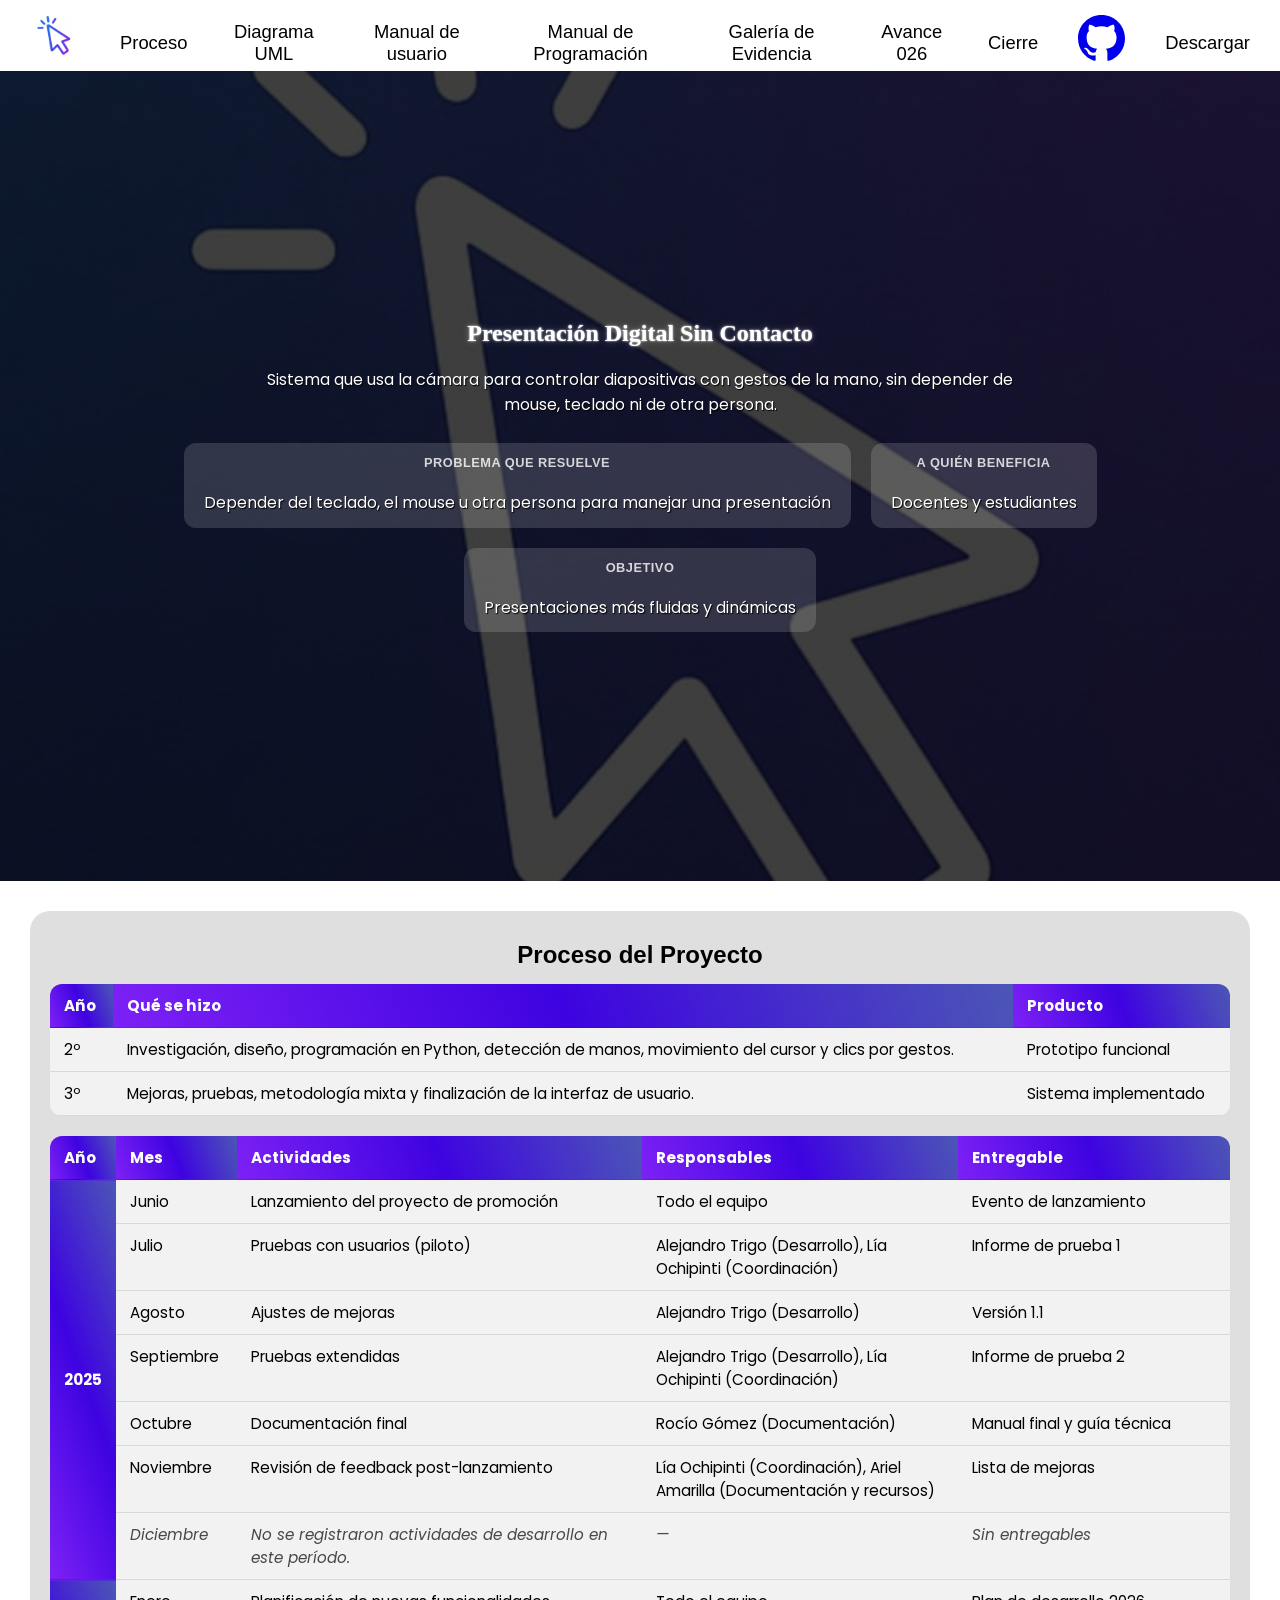
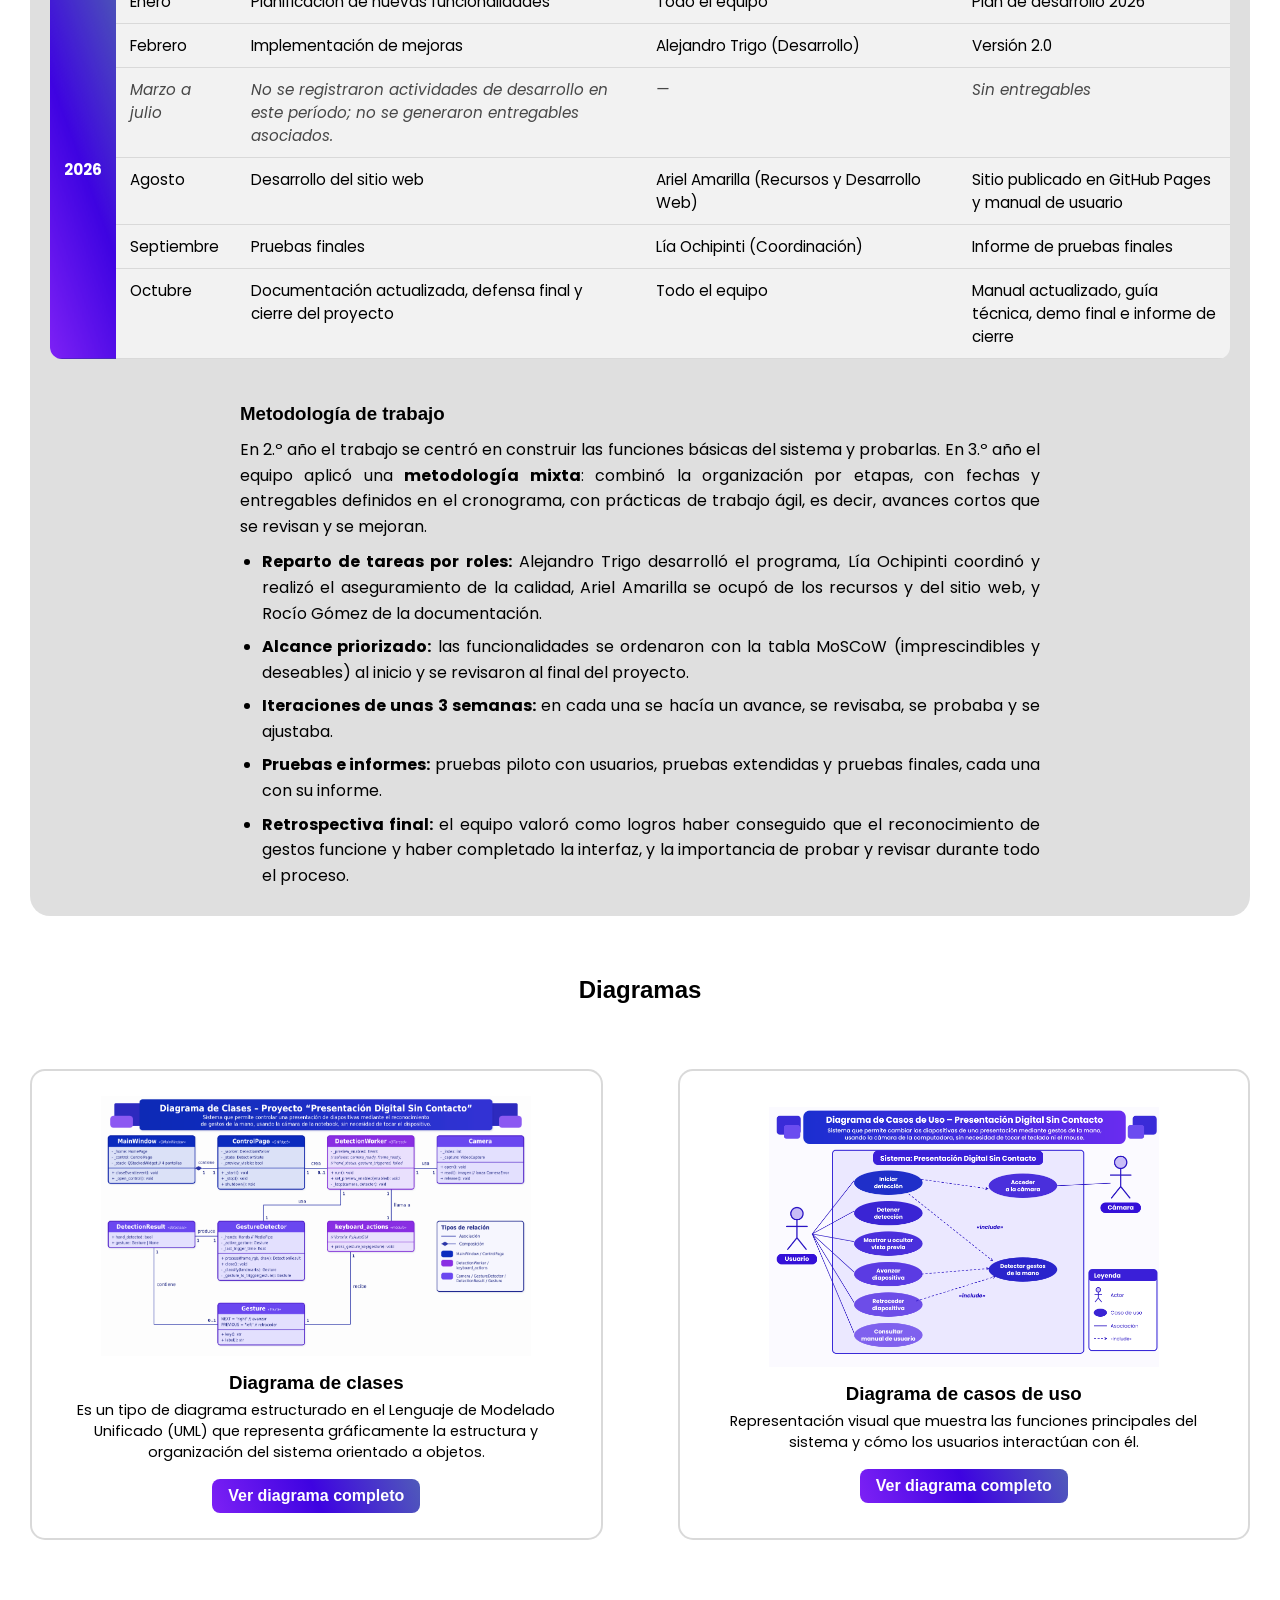
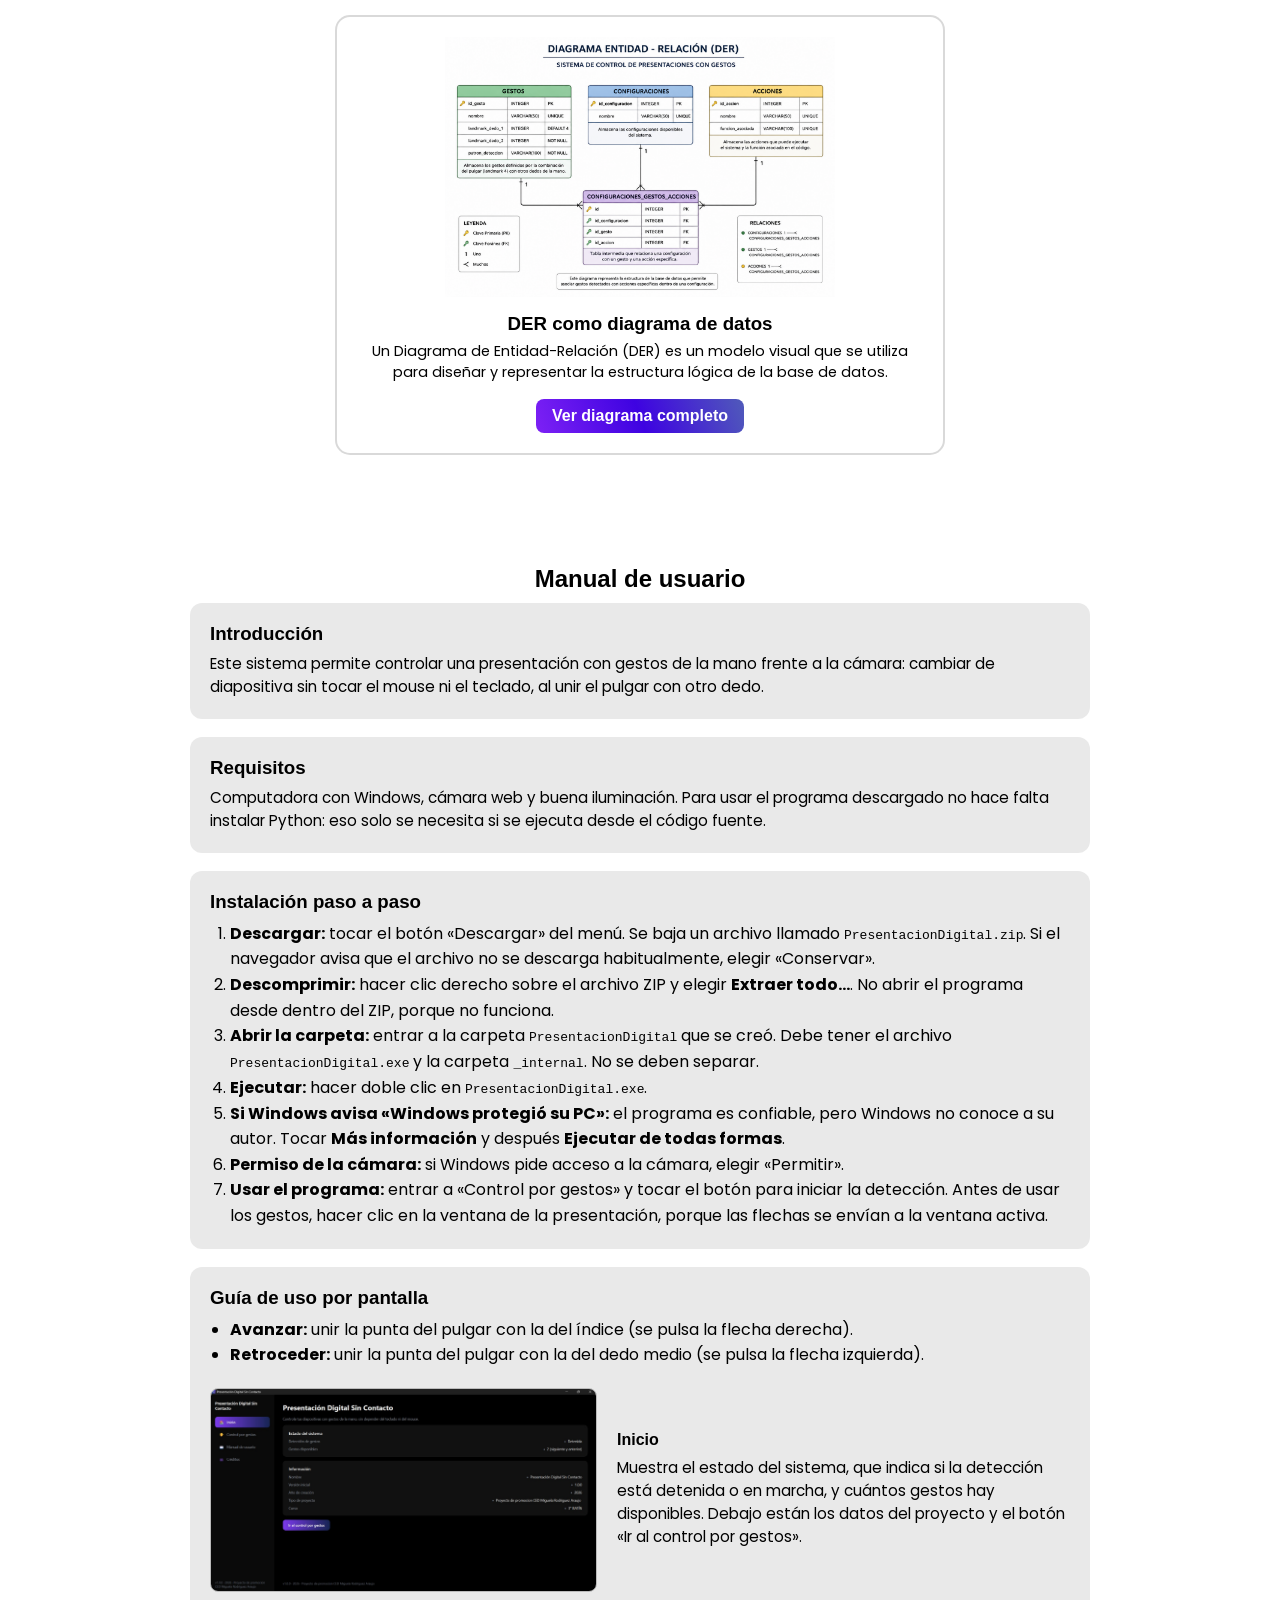
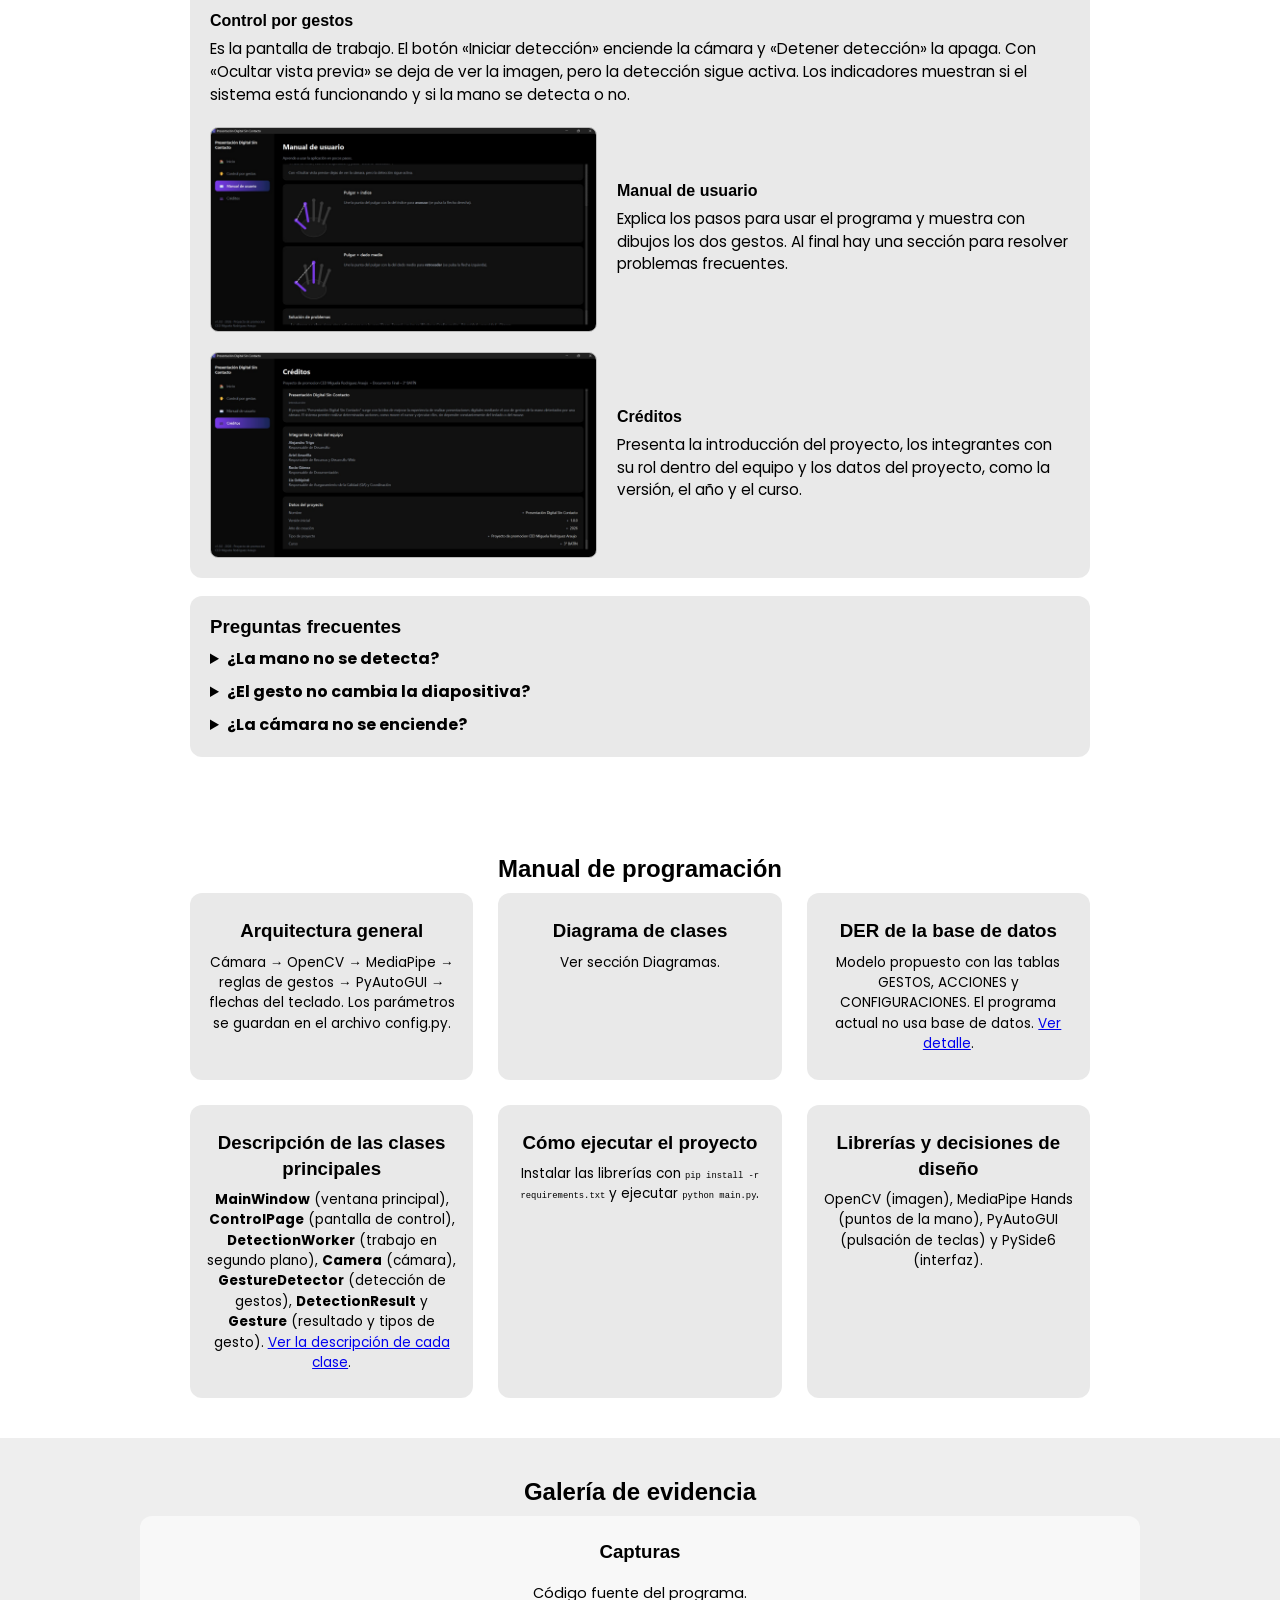
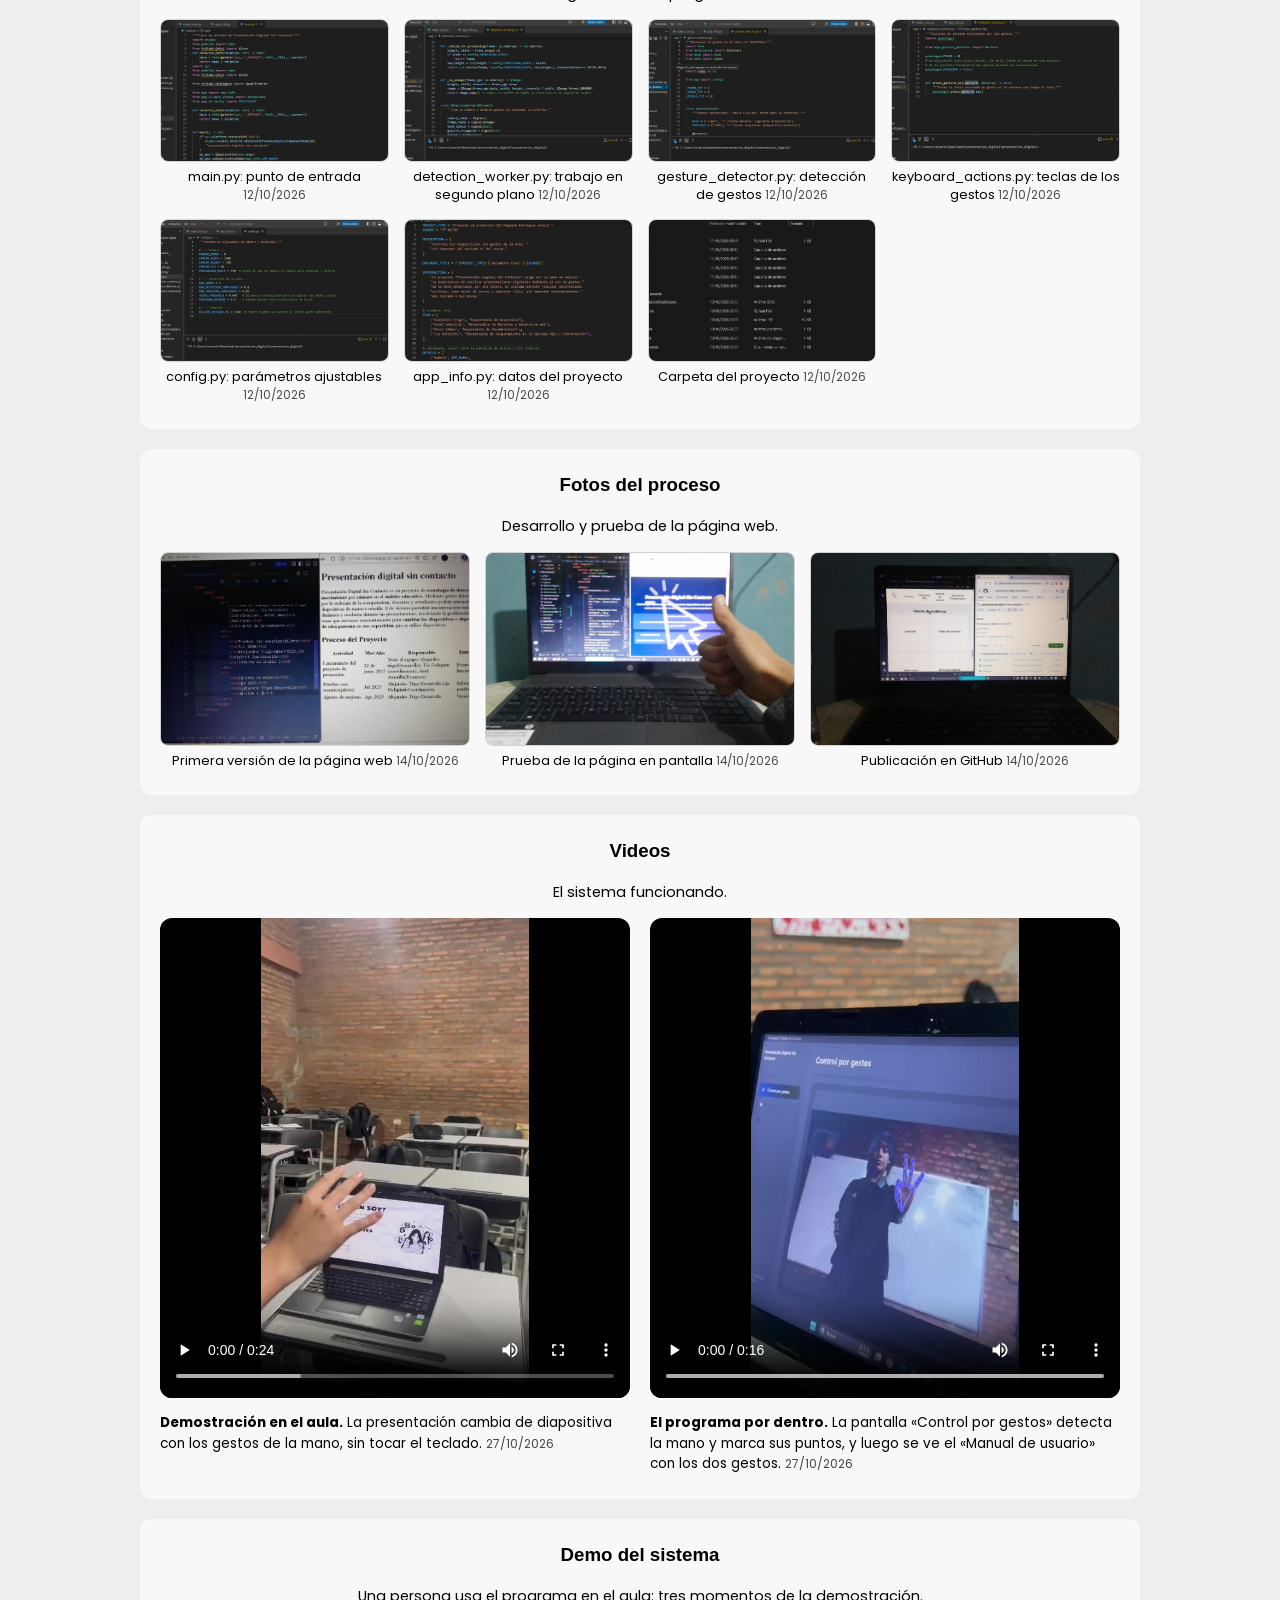
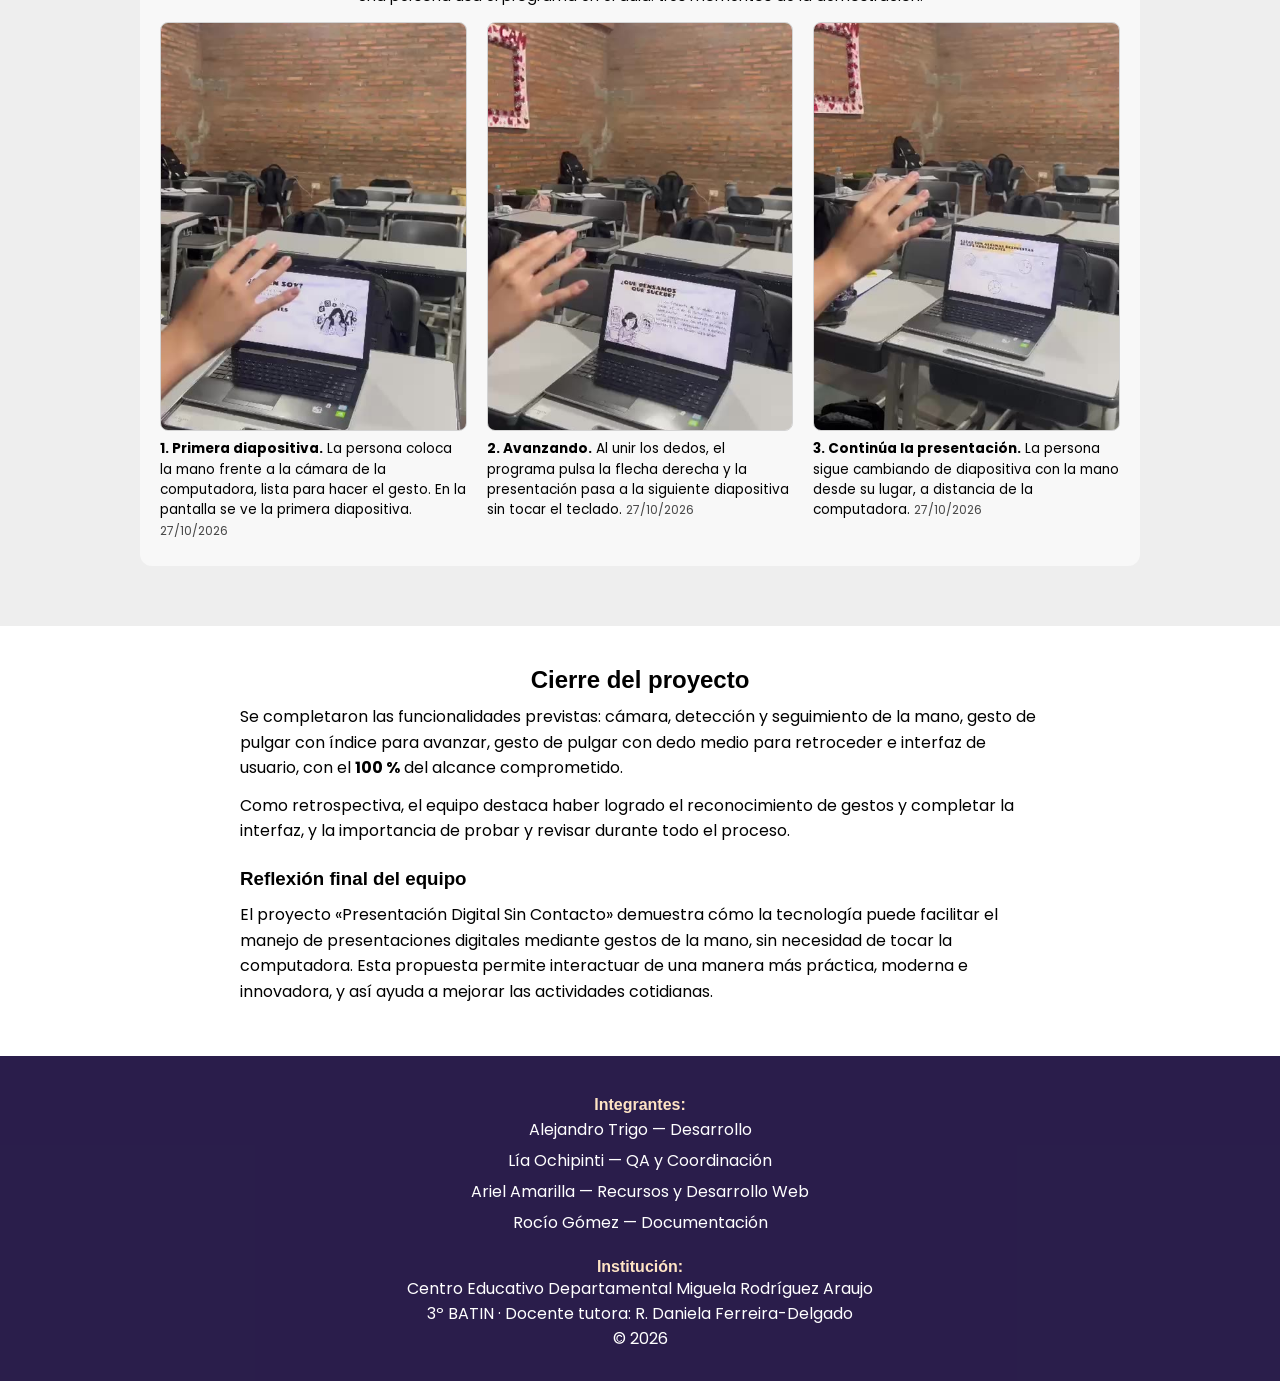
<file: index.html>
<!DOCTYPE html>
<html lang="es">
<head>
    <meta charset="UTF-8">
    <meta name="viewport" content="width=device-width, initial-scale=1.0">
    <title>Presentación Digital Sin Contacto</title>
    <link rel="stylesheet" href="Style.css">
    <link rel="preconnect" href="https://fonts.googleapis.com">
    <link rel="preconnect" href="https://fonts.gstatic.com" crossorigin>
    <link href="https://fonts.googleapis.com/css2?family=Poppins:wght@400;700&display=swap" rel="stylesheet">
</head>
<body>
    <header>
        <div class="menu">
            <details class="menu-desplegable" open>
            <summary>☰ Menú</summary>
            <nav class="navegadores">
                <a href="#descripcion"><img src="imagenes/logo-menu.jpeg" class="logo-menu" alt="Logo del proyecto"></a>
                <a href="#proceso-del-proyecto" class="enlaces-de-navegacion">Proceso</a>
                <a href="#Diagrama-UML" class="enlaces-de-navegacion">Diagrama UML</a>
                <a href="#Manual-Usuario" class="enlaces-de-navegacion">Manual de usuario</a>
                <a href="#Manual-programacion" class="enlaces-de-navegacion">Manual de Programación</a>
                <a href="#Evidencias" class="enlaces-de-navegacion">Galería de Evidencia</a>
                <a href="https://github.com/cedmr-pytos-promo/026-presentacion-sin-contacto" class="enlaces-de-navegacion">Avance 026</a>
                <a href="#Cierre" class="enlaces-de-navegacion">Cierre</a>
                <a href="https://github.com/cedmr-pytos-promo/026-presentacion-sin-contacto" aria-label="Repositorio en GitHub">
                <svg class="iconos" xmlns="http://www.w3.org/2000/svg" fill="currentColor" viewBox="0 0 16 16">
                    <path d="M8 0C3.58 0 0 3.58 0 8c0 3.54 2.29 6.53 5.47 7.59.4.07.55-.17.55-.38 0-.19-.01-.82-.01-1.49-2.01.37-2.53-.49-2.69-.94-.09-.23-.48-.94-.82-1.13-.28-.15-.68-.52-.01-.53.63-.01 1.08.58 1.23.82.72 1.21 1.87.87 2.33.66.07-.52.28-.87.51-1.07-1.78-.2-3.64-.89-3.64-3.95 0-.87.31-1.59.82-2.15-.08-.2-.36-1.02.08-2.12 0 0 .67-.21 2.2.82.64-.18 1.32-.27 2-.27s1.36.09 2 .27c1.53-1.04 2.2-.82 2.2-.82.44 1.1.16 1.92.08 2.12.51.56.82 1.27.82 2.15 0 3.07-1.87 3.75-3.65 3.95.29.25.54.73.54 1.48 0 1.07-.01 1.93-.01 2.2 0 .21.15.46.55.38A8.01 8.01 0 0 0 16 8c0-4.42-3.58-8-8-8"/>
                </svg>
                </a>
                <a href="https://github.com/alejandrosamuelb18-star/presentacion-sin-contacto-descargas/releases/download/v1.0.0/PresentacionDigital.zip" id="boton-descargar" class="enlaces-de-navegacion">Descargar</a>
            </nav>
            </details>
        </div>
    </header>

    <section id="descripcion">
        <h1>Presentación Digital Sin Contacto</h1>
        <p>Sistema que usa la cámara para controlar diapositivas con gestos de la mano, sin depender de mouse, teclado ni de otra persona.</p>
        <div class="descripcion-datos">
            <div class="dato-descripcion">
                <h4>Problema que resuelve</h4>
                <p>Depender del teclado, el mouse u otra persona para manejar una presentación</p>
            </div>
            <div class="dato-descripcion">
                <h4>A quién beneficia</h4>
                <p>Docentes y estudiantes</p>
            </div>
            <div class="dato-descripcion">
                <h4>Objetivo</h4>
                <p>Presentaciones más fluidas y dinámicas</p>
            </div>
        </div>
    </section>

    <section id="proceso-del-proyecto">
        <h2>Proceso del Proyecto</h2>
        <div class="tabla-scroll">
            <table class="tabla-anios">
                <thead><tr><th>Año</th><th>Qué se hizo</th><th>Producto</th></tr></thead>
                <tbody>
                    <tr><td>2º</td><td>Investigación, diseño, programación en Python, detección de manos, movimiento del cursor y clics por gestos.</td><td>Prototipo funcional</td></tr>
                    <tr><td>3º</td><td>Mejoras, pruebas, metodología mixta y finalización de la interfaz de usuario.</td><td>Sistema implementado</td></tr>
                </tbody>
            </table>
        </div>
        <div class="tabla-scroll">
            <table class="tabla-anios tabla-cronograma">
                <thead><tr><th>Año</th><th>Mes</th><th>Actividades</th><th>Responsables</th><th>Entregable</th></tr></thead>
                <tbody>
                    <tr><td rowspan="7" class="celda-anio">2025</td><td>Junio</td><td>Lanzamiento del proyecto de promoción</td><td>Todo el equipo</td><td>Evento de lanzamiento</td></tr>
                    <tr><td>Julio</td><td>Pruebas con usuarios (piloto)</td><td>Alejandro Trigo (Desarrollo), Lía Ochipinti (Coordinación)</td><td>Informe de prueba 1</td></tr>
                    <tr><td>Agosto</td><td>Ajustes de mejoras</td><td>Alejandro Trigo (Desarrollo)</td><td>Versión 1.1</td></tr>
                    <tr><td>Septiembre</td><td>Pruebas extendidas</td><td>Alejandro Trigo (Desarrollo), Lía Ochipinti (Coordinación)</td><td>Informe de prueba 2</td></tr>
                    <tr><td>Octubre</td><td>Documentación final</td><td>Rocío Gómez (Documentación)</td><td>Manual final y guía técnica</td></tr>
                    <tr><td>Noviembre</td><td>Revisión de feedback post-lanzamiento</td><td>Lía Ochipinti (Coordinación), Ariel Amarilla (Documentación y recursos)</td><td>Lista de mejoras</td></tr>
                    <tr class="sin-actividad"><td>Diciembre</td><td>No se registraron actividades de desarrollo en este período.</td><td>—</td><td>Sin entregables</td></tr>
                    <tr><td rowspan="6" class="celda-anio">2026</td><td>Enero</td><td>Planificación de nuevas funcionalidades</td><td>Todo el equipo</td><td>Plan de desarrollo 2026</td></tr>
                    <tr><td>Febrero</td><td>Implementación de mejoras</td><td>Alejandro Trigo (Desarrollo)</td><td>Versión 2.0</td></tr>
                    <tr class="sin-actividad"><td>Marzo a julio</td><td>No se registraron actividades de desarrollo en este período; no se generaron entregables asociados.</td><td>—</td><td>Sin entregables</td></tr>
                    <tr><td>Agosto</td><td>Desarrollo del sitio web</td><td>Ariel Amarilla (Recursos y Desarrollo Web)</td><td>Sitio publicado en GitHub Pages y manual de usuario</td></tr>
                    <tr><td>Septiembre</td><td>Pruebas finales</td><td>Lía Ochipinti (Coordinación)</td><td>Informe de pruebas finales</td></tr>
                    <tr><td>Octubre</td><td>Documentación actualizada, defensa final y cierre del proyecto</td><td>Todo el equipo</td><td>Manual actualizado, guía técnica, demo final e informe de cierre</td></tr>
                </tbody>
            </table>
        </div>
        <p class="aviso-movil">Desliza hacia los lados para ver el cronograma completo.</p>

        <div class="metodologia">
            <h3>Metodología de trabajo</h3>
            <p>En 2.º año el trabajo se centró en construir las funciones básicas del sistema y probarlas. En 3.º año el equipo aplicó una <strong>metodología mixta</strong>: combinó la organización por etapas, con fechas y entregables definidos en el cronograma, con prácticas de trabajo ágil, es decir, avances cortos que se revisan y se mejoran.</p>
            <ul>
                <li><strong>Reparto de tareas por roles:</strong> Alejandro Trigo desarrolló el programa, Lía Ochipinti coordinó y realizó el aseguramiento de la calidad, Ariel Amarilla se ocupó de los recursos y del sitio web, y Rocío Gómez de la documentación.</li>
                <li><strong>Alcance priorizado:</strong> las funcionalidades se ordenaron con la tabla MoSCoW (imprescindibles y deseables) al inicio y se revisaron al final del proyecto.</li>
                <li><strong>Iteraciones de unas 3 semanas:</strong> en cada una se hacía un avance, se revisaba, se probaba y se ajustaba.</li>
                <li><strong>Pruebas e informes:</strong> pruebas piloto con usuarios, pruebas extendidas y pruebas finales, cada una con su informe.</li>
                <li><strong>Retrospectiva final:</strong> el equipo valoró como logros haber conseguido que el reconocimiento de gestos funcione y haber completado la interfaz, y la importancia de probar y revisar durante todo el proceso.</li>
            </ul>
        </div>
    </section>

    <section id="Diagrama-UML">
        <h2 id="titulo-UML">Diagramas</h2>
        <div class="grid">
            <article class="Diagramas Diagrama-clases">
                <a href="clases.html"><img class="imgD" src="imagenes/diagrama-clases.png" alt="Diagrama de clases del sistema"></a>
                <h3>Diagrama de clases</h3>
                <p>Es un tipo de diagrama estructurado en el Lenguaje de Modelado Unificado (UML) que representa gráficamente la estructura y organización del sistema orientado a objetos.</p>
                <a href="clases.html" class="ver-completo">Ver diagrama completo</a>
            </article>
            <article class="Diagramas Diagrama-de-casos-de-usos">
                <a href="casos-de-uso.html"><img class="imgD" src="imagenes/diagrama-casos-uso.png" alt="Diagrama de casos de uso del sistema"></a>
                <h3>Diagrama de casos de uso</h3>
                <p>Representación visual que muestra las funciones principales del sistema y cómo los usuarios interactúan con él.</p>
                <a href="casos-de-uso.html" class="ver-completo">Ver diagrama completo</a>
            </article>
            <article class="Diagramas DERcomo-driagrama-de-datosUML">
                <a href="der.html"><img class="imgD" src="imagenes/diagrama-der.png" alt="Diagrama entidad-relación de la base de datos"></a>
                <h3>DER como diagrama de datos</h3>
                <p>Un Diagrama de Entidad-Relación (DER) es un modelo visual que se utiliza para diseñar y representar la estructura lógica de la base de datos.</p>
                <a href="der.html" class="ver-completo">Ver diagrama completo</a>
            </article>
        </div>
    </section>

    <section id="Manual-Usuario">
        <h2>Manual de usuario</h2>
        <div>
            <div class="Ayudas">
                <h3>Introducción</h3>
                <p>Este sistema permite controlar una presentación con gestos de la mano frente a la cámara: cambiar de diapositiva sin tocar el mouse ni el teclado, al unir el pulgar con otro dedo.</p>
            </div>
            <div class="Ayudas">
                <h3>Requisitos</h3>
                <p>Computadora con Windows, cámara web y buena iluminación. Para usar el programa descargado no hace falta instalar Python: eso solo se necesita si se ejecuta desde el código fuente.</p>
            </div>
            <div class="Ayudas" id="Instalacion">
                <h3>Instalación paso a paso</h3>
                <ol>
                    <li><strong>Descargar:</strong> tocar el botón «Descargar» del menú. Se baja un archivo llamado <code>PresentacionDigital.zip</code>. Si el navegador avisa que el archivo no se descarga habitualmente, elegir «Conservar».</li>
                    <li><strong>Descomprimir:</strong> hacer clic derecho sobre el archivo ZIP y elegir <strong>Extraer todo...</strong>. No abrir el programa desde dentro del ZIP, porque no funciona.</li>
                    <li><strong>Abrir la carpeta:</strong> entrar a la carpeta <code>PresentacionDigital</code> que se creó. Debe tener el archivo <code>PresentacionDigital.exe</code> y la carpeta <code>_internal</code>. No se deben separar.</li>
                    <li><strong>Ejecutar:</strong> hacer doble clic en <code>PresentacionDigital.exe</code>.</li>
                    <li><strong>Si Windows avisa «Windows protegió su PC»:</strong> el programa es confiable, pero Windows no conoce a su autor. Tocar <strong>Más información</strong> y después <strong>Ejecutar de todas formas</strong>.</li>
                    <li><strong>Permiso de la cámara:</strong> si Windows pide acceso a la cámara, elegir «Permitir».</li>
                    <li><strong>Usar el programa:</strong> entrar a «Control por gestos» y tocar el botón para iniciar la detección. Antes de usar los gestos, hacer clic en la ventana de la presentación, porque las flechas se envían a la ventana activa.</li>
                </ol>
            </div>
            <div class="Ayudas">
                <h3>Guía de uso por pantalla</h3>
                <ul>
                    <li><strong>Avanzar:</strong> unir la punta del pulgar con la del índice (se pulsa la flecha derecha).</li>
                    <li><strong>Retroceder:</strong> unir la punta del pulgar con la del dedo medio (se pulsa la flecha izquierda).</li>
                </ul>
                <div class="pantalla">
                    <img src="imagenes/guia/pantalla-inicio.jpg" alt="Pantalla de inicio del programa, con el estado del sistema y la información del proyecto" loading="lazy">
                    <div>
                        <h4>Inicio</h4>
                        <p>Muestra el estado del sistema, que indica si la detección está detenida o en marcha, y cuántos gestos hay disponibles. Debajo están los datos del proyecto y el botón «Ir al control por gestos».</p>
                    </div>
                </div>
                <div class="pantalla">
                    <div>
                        <h4>Control por gestos</h4>
                        <p>Es la pantalla de trabajo. El botón «Iniciar detección» enciende la cámara y «Detener detección» la apaga. Con «Ocultar vista previa» se deja de ver la imagen, pero la detección sigue activa. Los indicadores muestran si el sistema está funcionando y si la mano se detecta o no.</p>
                    </div>
                </div>
                <div class="pantalla">
                    <img src="imagenes/guia/pantalla-manual.jpg" alt="Pantalla del manual de usuario del programa, con los dos gestos explicados con dibujos" loading="lazy">
                    <div>
                        <h4>Manual de usuario</h4>
                        <p>Explica los pasos para usar el programa y muestra con dibujos los dos gestos. Al final hay una sección para resolver problemas frecuentes.</p>
                    </div>
                </div>
                <div class="pantalla">
                    <img src="imagenes/guia/pantalla-creditos.jpg" alt="Pantalla de créditos del programa, con la introducción, los integrantes del equipo y los datos del proyecto" loading="lazy">
                    <div>
                        <h4>Créditos</h4>
                        <p>Presenta la introducción del proyecto, los integrantes con su rol dentro del equipo y los datos del proyecto, como la versión, el año y el curso.</p>
                    </div>
                </div>
            </div>
            <div class="Ayudas">
                <h3>Preguntas frecuentes</h3>
                <details><summary>¿La mano no se detecta?</summary><p>Mejorar la iluminación y mantener la mano completa dentro del cuadro de la cámara.</p></details>
                <details><summary>¿El gesto no cambia la diapositiva?</summary><p>Unir bien las puntas de los dedos y esperar medio segundo entre un gesto y el siguiente.</p></details>
                <details><summary>¿La cámara no se enciende?</summary><p>Cerrar otras aplicaciones que la estén usando, como Zoom o Teams, y revisar en Windows el permiso de la cámara en Configuración, Privacidad y seguridad, Cámara.</p></details>
            </div>
        </div>
    </section>

    <section id="Manual-programacion">
        <h2>Manual de programación</h2>
        <div>
            <div class="guias"><h3>Arquitectura general</h3><p>Cámara → OpenCV → MediaPipe → reglas de gestos → PyAutoGUI → flechas del teclado. Los parámetros se guardan en el archivo config.py.</p></div>
            <div class="guias"><h3>Diagrama de clases</h3><p>Ver sección Diagramas.</p></div>
            <div class="guias"><h3>DER de la base de datos</h3><p>Modelo propuesto con las tablas GESTOS, ACCIONES y CONFIGURACIONES. El programa actual no usa base de datos. <a href="der.html">Ver detalle</a>.</p></div>
            <div class="guias"><h3>Descripción de las clases principales</h3><p><strong>MainWindow</strong> (ventana principal), <strong>ControlPage</strong> (pantalla de control), <strong>DetectionWorker</strong> (trabajo en segundo plano), <strong>Camera</strong> (cámara), <strong>GestureDetector</strong> (detección de gestos), <strong>DetectionResult</strong> y <strong>Gesture</strong> (resultado y tipos de gesto). <a href="clases.html#clases">Ver la descripción de cada clase</a>.</p></div>
            <div class="guias"><h3>Cómo ejecutar el proyecto</h3><p>Instalar las librerías con <code>pip install -r requirements.txt</code> y ejecutar <code>python main.py</code>.</p></div>
            <div class="guias"><h3>Librerías y decisiones de diseño</h3><p>OpenCV (imagen), MediaPipe Hands (puntos de la mano), PyAutoGUI (pulsación de teclas) y PySide6 (interfaz).</p></div>
        </div>
    </section>

    <section id="Evidencias">
        <h2>Galería de evidencia</h2>
        <div class="galeria">
            <div>
                <h3>Capturas</h3>
                <p>Código fuente del programa.</p>
                <div class="miniaturas">
                    <figure id="foto-1">
                        <a href="#imagen-1"><img src="imagenes/galeria/codigo-main.jpg" alt="Código del archivo main.py, el punto de entrada del programa" loading="lazy"></a>
                        <figcaption>main.py: punto de entrada <span class="fecha">12/10/2026</span></figcaption>
                    </figure>
                    <figure id="foto-2">
                        <a href="#imagen-2"><img src="imagenes/galeria/codigo-detection-worker.jpg" alt="Código del archivo detection_worker.py, que lee la cámara en segundo plano" loading="lazy"></a>
                        <figcaption>detection_worker.py: trabajo en segundo plano <span class="fecha">12/10/2026</span></figcaption>
                    </figure>
                    <figure id="foto-3">
                        <a href="#imagen-3"><img src="imagenes/galeria/codigo-gesture-detector.jpg" alt="Código del archivo gesture_detector.py, que detecta los gestos con MediaPipe" loading="lazy"></a>
                        <figcaption>gesture_detector.py: detección de gestos <span class="fecha">12/10/2026</span></figcaption>
                    </figure>
                    <figure id="foto-4">
                        <a href="#imagen-4"><img src="imagenes/galeria/codigo-keyboard-actions.jpg" alt="Código del archivo keyboard_actions.py, que pulsa las teclas de los gestos" loading="lazy"></a>
                        <figcaption>keyboard_actions.py: teclas de los gestos <span class="fecha">12/10/2026</span></figcaption>
                    </figure>
                    <figure id="foto-5">
                        <a href="#imagen-5"><img src="imagenes/galeria/codigo-config.jpg" alt="Código del archivo config.py, con los parámetros de la cámara y la detección" loading="lazy"></a>
                        <figcaption>config.py: parámetros ajustables <span class="fecha">12/10/2026</span></figcaption>
                    </figure>
                    <figure id="foto-6">
                        <a href="#imagen-6"><img src="imagenes/galeria/codigo-app-info.jpg" alt="Código del archivo app_info.py, con el nombre, el equipo y los datos del proyecto" loading="lazy"></a>
                        <figcaption>app_info.py: datos del proyecto <span class="fecha">12/10/2026</span></figcaption>
                    </figure>
                    <figure id="foto-7">
                        <a href="#imagen-7"><img src="imagenes/galeria/carpeta-proyecto.jpg" alt="Carpeta del proyecto en el explorador de archivos" loading="lazy"></a>
                        <figcaption>Carpeta del proyecto <span class="fecha">12/10/2026</span></figcaption>
                    </figure>
                </div>
            </div>
            <div>
                <h3>Fotos del proceso</h3>
                <p>Desarrollo y prueba de la página web.</p>
                <div class="miniaturas">
                    <figure id="foto-8">
                        <a href="#imagen-8"><img src="imagenes/galeria/proceso-html-inicial.jpg" alt="Primera versión de la página web mostrada en el navegador junto al código HTML" loading="lazy"></a>
                        <figcaption>Primera versión de la página web <span class="fecha">14/10/2026</span></figcaption>
                    </figure>
                    <figure id="foto-9">
                        <a href="#imagen-9"><img src="imagenes/galeria/proceso-prueba-pantalla.jpg" alt="Prueba de la página web en la computadora, con el código a la izquierda y la página a la derecha" loading="lazy"></a>
                        <figcaption>Prueba de la página en pantalla <span class="fecha">14/10/2026</span></figcaption>
                    </figure>
                    <figure id="foto-10">
                        <a href="#imagen-10"><img src="imagenes/galeria/proceso-publicacion.jpg" alt="Publicación de la página web en GitHub, con el repositorio abierto en el navegador" loading="lazy"></a>
                        <figcaption>Publicación en GitHub <span class="fecha">14/10/2026</span></figcaption>
                    </figure>
                </div>
            </div>
            <div>
                <h3>Videos</h3>
                <p>El sistema funcionando.</p>
                <div class="videos">
                    <figure>
                        <video controls preload="metadata" poster="imagenes/galeria/demo-portada.jpg">
                            <source src="videos/demo.webm" type="video/webm">
                            <source src="videos/demo.mp4" type="video/mp4">
                            Tu navegador no puede reproducir este video.
                        </video>
                        <figcaption><strong>Demostración en el aula.</strong> La presentación cambia de diapositiva con los gestos de la mano, sin tocar el teclado. <span class="fecha">27/10/2026</span></figcaption>
                    </figure>
                    <figure>
                        <video controls preload="metadata" poster="imagenes/galeria/programa-portada.jpg">
                            <source src="videos/programa.webm" type="video/webm">
                            <source src="videos/programa.mp4" type="video/mp4">
                            Tu navegador no puede reproducir este video.
                        </video>
                        <figcaption><strong>El programa por dentro.</strong> La pantalla «Control por gestos» detecta la mano y marca sus puntos, y luego se ve el «Manual de usuario» con los dos gestos. <span class="fecha">27/10/2026</span></figcaption>
                    </figure>
                </div>
            </div>
            <div>
                <h3>Demo del sistema</h3>
                <p>Una persona usa el programa en el aula: tres momentos de la demostración.</p>
                <div class="demo-columnas">
                    <figure id="foto-11">
                        <a href="#imagen-11"><img src="imagenes/galeria/demo-1.jpg" alt="Una mano frente a la computadora, que muestra la primera diapositiva" loading="lazy"></a>
                        <figcaption><strong>1. Primera diapositiva.</strong> La persona coloca la mano frente a la cámara de la computadora, lista para hacer el gesto. En la pantalla se ve la primera diapositiva. <span class="fecha">27/10/2026</span></figcaption>
                    </figure>
                    <figure id="foto-12">
                        <a href="#imagen-12"><img src="imagenes/galeria/demo-4.jpg" alt="Una mano frente a la computadora, que muestra otra diapositiva" loading="lazy"></a>
                        <figcaption><strong>2. Avanzando.</strong> Al unir los dedos, el programa pulsa la flecha derecha y la presentación pasa a la siguiente diapositiva sin tocar el teclado. <span class="fecha">27/10/2026</span></figcaption>
                    </figure>
                    <figure id="foto-13">
                        <a href="#imagen-13"><img src="imagenes/galeria/demo-7.jpg" alt="Una mano frente a la computadora, que muestra una diapositiva más avanzada" loading="lazy"></a>
                        <figcaption><strong>3. Continúa la presentación.</strong> La persona sigue cambiando de diapositiva con la mano desde su lugar, a distancia de la computadora. <span class="fecha">27/10/2026</span></figcaption>
                    </figure>
                </div>
            </div>
        </div>
    </section>

    <div class="visor" id="imagen-1">
        <a href="#foto-1" class="cerrar">&larr; Volver a la página</a>
        <img src="imagenes/galeria/codigo-main.jpg" alt="Código del archivo main.py, el punto de entrada del programa">
    </div>

    <div class="visor" id="imagen-2">
        <a href="#foto-2" class="cerrar">&larr; Volver a la página</a>
        <img src="imagenes/galeria/codigo-detection-worker.jpg" alt="Código del archivo detection_worker.py, que lee la cámara en segundo plano">
    </div>

    <div class="visor" id="imagen-3">
        <a href="#foto-3" class="cerrar">&larr; Volver a la página</a>
        <img src="imagenes/galeria/codigo-gesture-detector.jpg" alt="Código del archivo gesture_detector.py, que detecta los gestos con MediaPipe">
    </div>

    <div class="visor" id="imagen-4">
        <a href="#foto-4" class="cerrar">&larr; Volver a la página</a>
        <img src="imagenes/galeria/codigo-keyboard-actions.jpg" alt="Código del archivo keyboard_actions.py, que pulsa las teclas de los gestos">
    </div>

    <div class="visor" id="imagen-5">
        <a href="#foto-5" class="cerrar">&larr; Volver a la página</a>
        <img src="imagenes/galeria/codigo-config.jpg" alt="Código del archivo config.py, con los parámetros de la cámara y la detección">
    </div>

    <div class="visor" id="imagen-6">
        <a href="#foto-6" class="cerrar">&larr; Volver a la página</a>
        <img src="imagenes/galeria/codigo-app-info.jpg" alt="Código del archivo app_info.py, con el nombre, el equipo y los datos del proyecto">
    </div>

    <div class="visor" id="imagen-7">
        <a href="#foto-7" class="cerrar">&larr; Volver a la página</a>
        <img src="imagenes/galeria/carpeta-proyecto.jpg" alt="Carpeta del proyecto en el explorador de archivos">
    </div>

    <div class="visor" id="imagen-8">
        <a href="#foto-8" class="cerrar">&larr; Volver a la página</a>
        <img src="imagenes/galeria/proceso-html-inicial.jpg" alt="Primera versión de la página web mostrada en el navegador junto al código HTML">
    </div>

    <div class="visor" id="imagen-9">
        <a href="#foto-9" class="cerrar">&larr; Volver a la página</a>
        <img src="imagenes/galeria/proceso-prueba-pantalla.jpg" alt="Prueba de la página web en la computadora, con el código a la izquierda y la página a la derecha">
    </div>

    <div class="visor" id="imagen-10">
        <a href="#foto-10" class="cerrar">&larr; Volver a la página</a>
        <img src="imagenes/galeria/proceso-publicacion.jpg" alt="Publicación de la página web en GitHub, con el repositorio abierto en el navegador">
    </div>

    <div class="visor" id="imagen-11">
        <a href="#foto-11" class="cerrar">&larr; Volver a la página</a>
        <img src="imagenes/galeria/demo-1.jpg" alt="Una mano frente a la computadora, que muestra la primera diapositiva">
    </div>

    <div class="visor" id="imagen-12">
        <a href="#foto-12" class="cerrar">&larr; Volver a la página</a>
        <img src="imagenes/galeria/demo-4.jpg" alt="Una mano frente a la computadora, que muestra otra diapositiva">
    </div>

    <div class="visor" id="imagen-13">
        <a href="#foto-13" class="cerrar">&larr; Volver a la página</a>
        <img src="imagenes/galeria/demo-7.jpg" alt="Una mano frente a la computadora, que muestra una diapositiva más avanzada">
    </div>

    <section id="Cierre">
        <h2>Cierre del proyecto</h2>
        <div class="cierre">
            <p>Se completaron las funcionalidades previstas: cámara, detección y seguimiento de la mano, gesto de pulgar con índice para avanzar, gesto de pulgar con dedo medio para retroceder e interfaz de usuario, con el <strong>100 %</strong> del alcance comprometido.</p>
            <p>Como retrospectiva, el equipo destaca haber logrado el reconocimiento de gestos y completar la interfaz, y la importancia de probar y revisar durante todo el proceso.</p>
            <h3>Reflexión final del equipo</h3>
            <p>El proyecto «Presentación Digital Sin Contacto» demuestra cómo la tecnología puede facilitar el manejo de presentaciones digitales mediante gestos de la mano, sin necesidad de tocar la computadora. Esta propuesta permite interactuar de una manera más práctica, moderna e innovadora, y así ayuda a mejorar las actividades cotidianas.</p>
        </div>
    </section>

    <footer>
        <h4>Integrantes:</h4>
        <ul>
            <li class="integrantes">Alejandro Trigo — Desarrollo</li>
            <li class="integrantes">Lía Ochipinti — QA y Coordinación</li>
            <li class="integrantes">Ariel Amarilla — Recursos y Desarrollo Web</li>
            <li class="integrantes">Rocío Gómez — Documentación</li>
        </ul>
        <h4>Institución:</h4>
        <p>Centro Educativo Departamental Miguela Rodríguez Araujo</p>
        <p>3º BATIN · Docente tutora: R. Daniela Ferreira-Delgado</p>
        <p>© 2026</p>
    </footer>
    <script src="menu.js"></script>
</body>
</html>
</file>
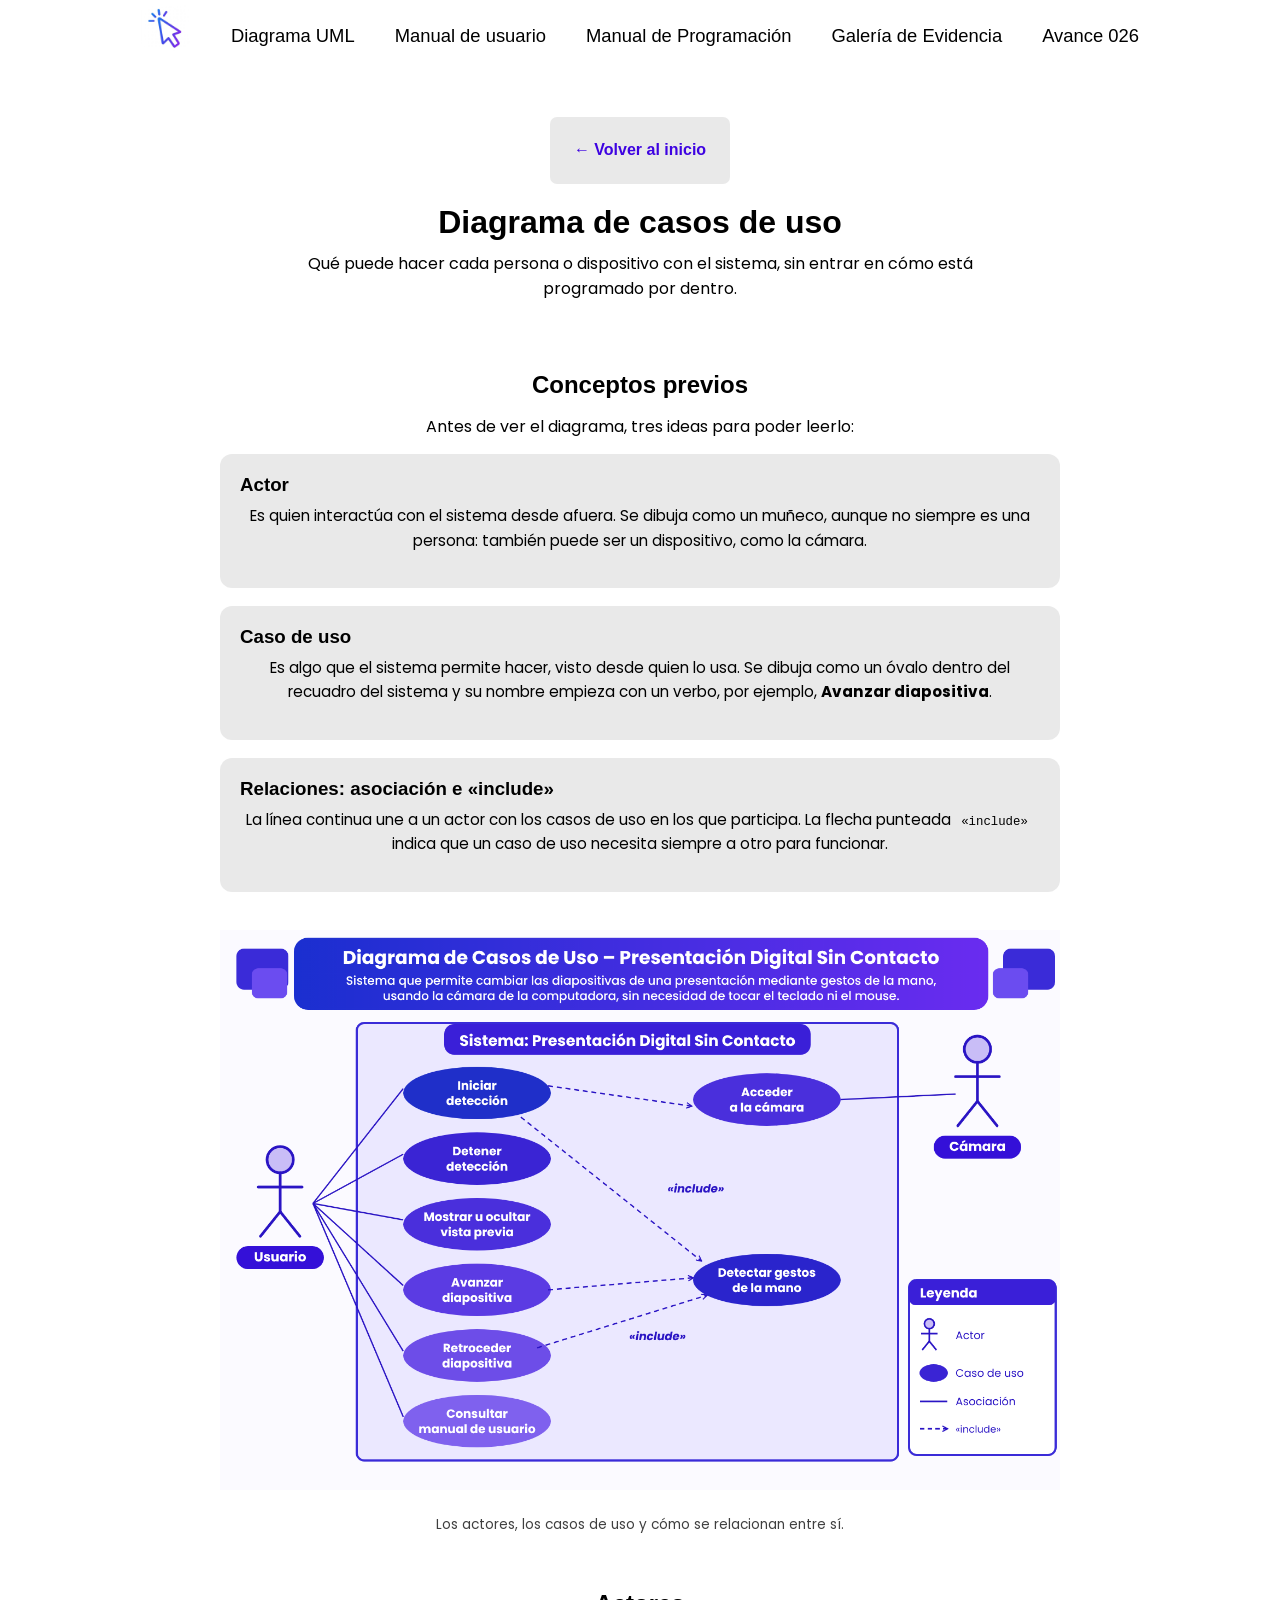
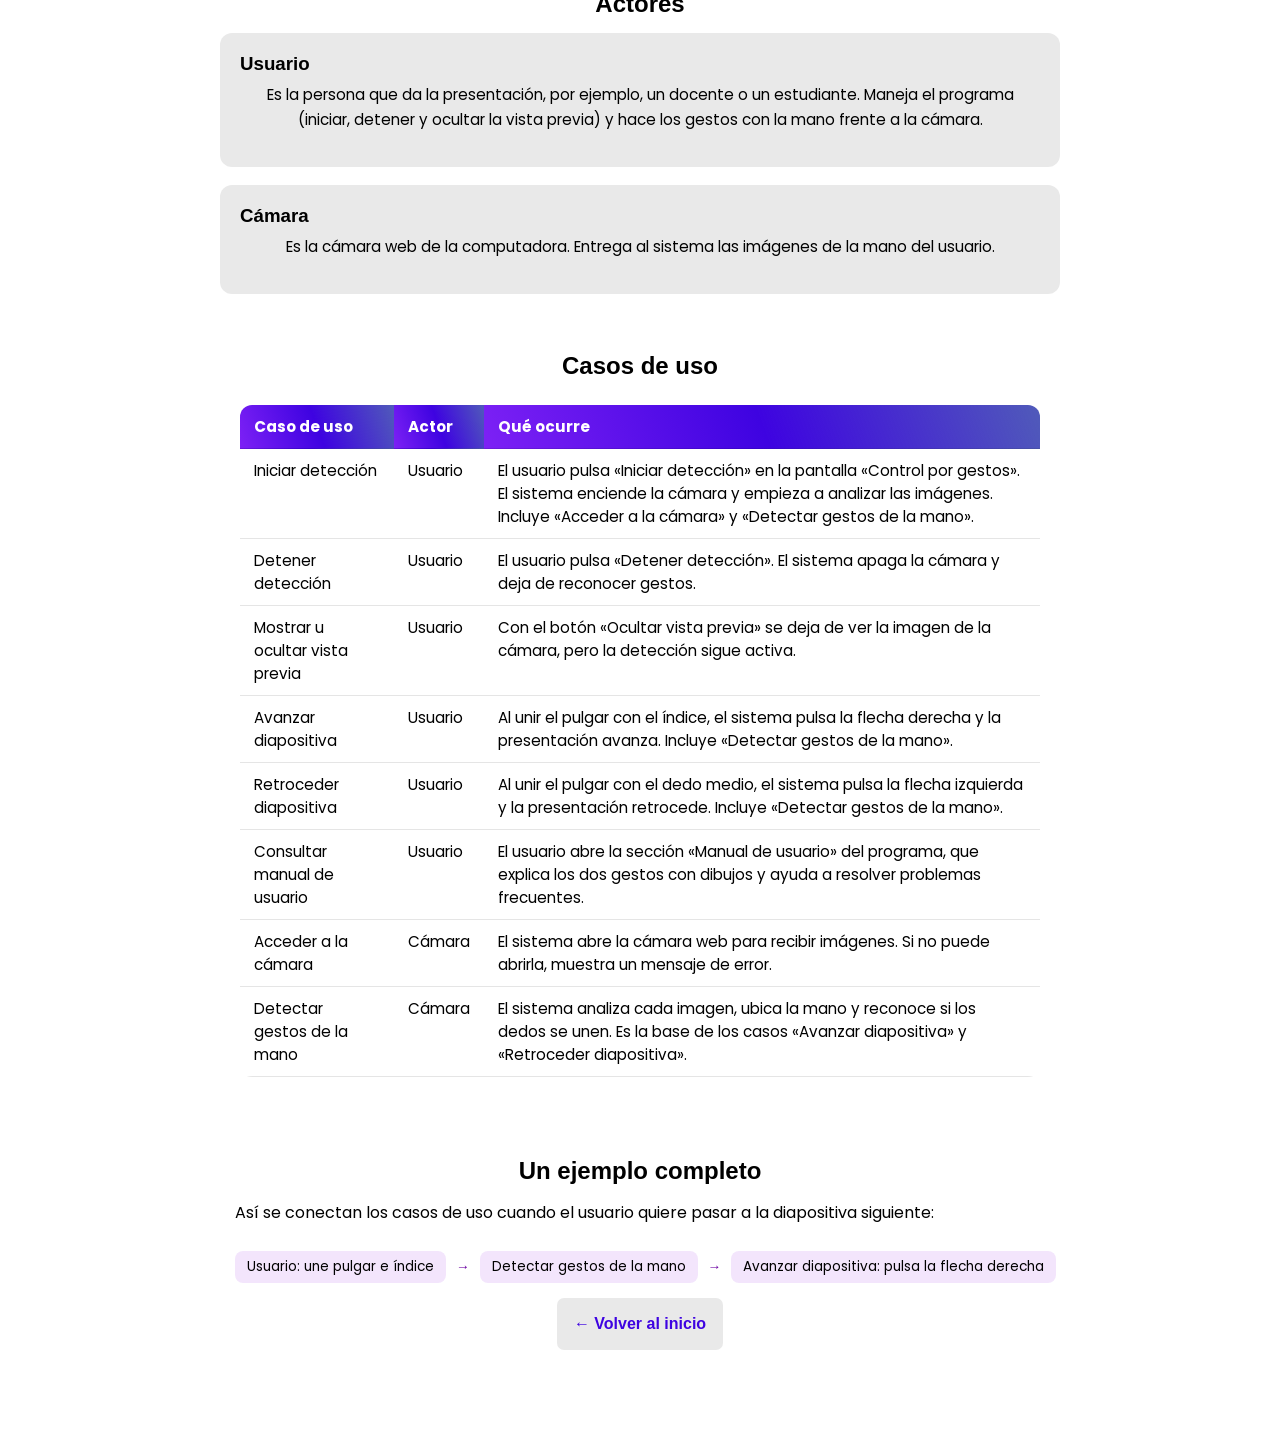
<file: casos-de-uso.html>
<!DOCTYPE html>
<html lang="es">
<head>
    <meta charset="UTF-8">
    <meta name="viewport" content="width=device-width, initial-scale=1.0">
    <title>Diagrama de casos de uso — Presentación Digital Sin Contacto</title>
    <link rel="stylesheet" href="Style.css">
    <link rel="preconnect" href="https://fonts.googleapis.com">
    <link rel="preconnect" href="https://fonts.gstatic.com" crossorigin>
    <link href="https://fonts.googleapis.com/css2?family=Poppins:wght@400;700&display=swap" rel="stylesheet">
    <style>
        /* Estilos exclusivos de esta página de detalle (mismos que der.html), no tocan el CSS principal */
        .der-header{
            padding: 60px 30px 30px 30px;
            text-align: center;
            font-family: sans-serif;
        }
        .der-header h1{
            margin-bottom: 10px;
        }
        .volver{
            display: inline-block;
            margin-bottom: 20px;
            text-decoration: none;
            color: #3e03e1;
            font-family: sans-serif;
            font-weight: bold;
            background-color: rgba(200, 200, 200, 0.4);
            border-radius: 7px;
            padding: 2%;
        }
        .der-contenido{
            max-width: 900px;
            margin: 0 auto;
            padding: 0 30px 60px 30px;
            display: flex;
            flex-direction:column;
        }
        .der-contenido h2{
            font-family: sans-serif;
            margin-top: 40px;
            margin-bottom: 15px;
            text-align: center;
        }
        .der-contenido p{
            font-family: Poppins;
            line-height: 1.6;
            margin-bottom: 15px;
            text-align: center;
        }
        .der-diagrama{
            width: 100%;
            height: auto;
            margin: 20px 0;
        }
        .ejemplo-relacion{
            display: flex;
            flex-wrap: wrap;
            align-items: center;
            gap: 10px;
            margin-top: 10px;
            margin-left: 15px;
            font-family: Poppins;
            font-size: 0.85em;
        }
        .ejemplo-relacion .dato{
            background-color: rgba(140, 3, 225, 0.1);
            padding: 6px 12px;
            border-radius: 8px;
        }
        .ejemplo-relacion .flecha{
            color: #6c02a2;
            font-weight: bold;
        }
        /* Nuevo en esta página: la tabla ocupa todo el ancho del contenido */
        .der-contenido .tabla-scroll{
            margin: 10px 0 20px 0;
        }
    </style>
</head>
<body>
    <header>
        <div class="menu">
            <details class="menu-desplegable" open>
            <summary>☰ Menú</summary>
            <nav class="navegadores">
                <a href="index.html#descripcion"><img src="imagenes/logo-menu.jpeg" class="logo-menu" alt="Logo del proyecto"></a>
                <a href="index.html#Diagrama-UML" class="enlaces-de-navegacion">Diagrama UML</a>
                <a href="index.html#Manual-Usuario" class="enlaces-de-navegacion">Manual de usuario</a>
                <a href="index.html#Manual-programacion" class="enlaces-de-navegacion">Manual de Programación</a>
                <a href="index.html#Evidencias" class="enlaces-de-navegacion">Galería de Evidencia</a>
                <a href="https://github.com/cedmr-pytos-promo/026-presentacion-sin-contacto" class="enlaces-de-navegacion">Avance 026</a>
            </nav>
            </details>
        </div>
    </header>

    <div class="der-header">
        <a href="index.html#Diagrama-UML" class="volver">&larr; Volver al inicio</a>
        <h1>Diagrama de casos de uso</h1>
        <p style="font-family: Poppins; max-width: 700px; margin: 0 auto;">Qué puede hacer cada persona o dispositivo con el sistema, sin entrar en cómo está programado por dentro.</p>
    </div>

    <div class="der-contenido">

        <h2>Conceptos previos</h2>
        <p>Antes de ver el diagrama, tres ideas para poder leerlo:</p>
        <div class="Ayudas">
            <h3>Actor</h3>
            <p>Es quien interactúa con el sistema desde afuera. Se dibuja como un muñeco, aunque no siempre es una persona: también puede ser un dispositivo, como la cámara.</p>
        </div>
        <div class="Ayudas">
            <h3>Caso de uso</h3>
            <p>Es algo que el sistema permite hacer, visto desde quien lo usa. Se dibuja como un óvalo dentro del recuadro del sistema y su nombre empieza con un verbo, por ejemplo, <strong>Avanzar diapositiva</strong>.</p>
        </div>
        <div class="Ayudas">
            <h3>Relaciones: asociación e «include»</h3>
            <p>La línea continua une a un actor con los casos de uso en los que participa. La flecha punteada <code style="display:inline; padding:2px 6px;">«include»</code> indica que un caso de uso necesita siempre a otro para funcionar.</p>
        </div>

        <div class="diagrama-scroll">
            <img src="imagenes/diagrama-casos-uso.png" alt="Diagrama de casos de uso del sistema, con el usuario y la cámara como actores y los casos de uso dentro del recuadro del sistema" class="der-diagrama ancho-uso">
        </div>
        <p class="aviso-movil">Desliza hacia los lados para ver el diagrama completo.</p>
        <p style="font-size: 0.85em; opacity: 0.75; text-align: center;">Los actores, los casos de uso y cómo se relacionan entre sí.</p>

        <h2>Actores</h2>
        <div class="Ayudas">
            <h3>Usuario</h3>
            <p>Es la persona que da la presentación, por ejemplo, un docente o un estudiante. Maneja el programa (iniciar, detener y ocultar la vista previa) y hace los gestos con la mano frente a la cámara.</p>
        </div>
        <div class="Ayudas">
            <h3>Cámara</h3>
            <p>Es la cámara web de la computadora. Entrega al sistema las imágenes de la mano del usuario.</p>
        </div>

        <h2>Casos de uso</h2>
        <div class="tabla-scroll">
            <table class="tabla-anios">
                <thead><tr><th>Caso de uso</th><th>Actor</th><th>Qué ocurre</th></tr></thead>
                <tbody>
                    <tr>
                        <td>Iniciar detección</td>
                        <td>Usuario</td>
                        <td>El usuario pulsa «Iniciar detección» en la pantalla «Control por gestos». El sistema enciende la cámara y empieza a analizar las imágenes. Incluye «Acceder a la cámara» y «Detectar gestos de la mano».</td>
                    </tr>
                    <tr>
                        <td>Detener detección</td>
                        <td>Usuario</td>
                        <td>El usuario pulsa «Detener detección». El sistema apaga la cámara y deja de reconocer gestos.</td>
                    </tr>
                    <tr>
                        <td>Mostrar u ocultar vista previa</td>
                        <td>Usuario</td>
                        <td>Con el botón «Ocultar vista previa» se deja de ver la imagen de la cámara, pero la detección sigue activa.</td>
                    </tr>
                    <tr>
                        <td>Avanzar diapositiva</td>
                        <td>Usuario</td>
                        <td>Al unir el pulgar con el índice, el sistema pulsa la flecha derecha y la presentación avanza. Incluye «Detectar gestos de la mano».</td>
                    </tr>
                    <tr>
                        <td>Retroceder diapositiva</td>
                        <td>Usuario</td>
                        <td>Al unir el pulgar con el dedo medio, el sistema pulsa la flecha izquierda y la presentación retrocede. Incluye «Detectar gestos de la mano».</td>
                    </tr>
                    <tr>
                        <td>Consultar manual de usuario</td>
                        <td>Usuario</td>
                        <td>El usuario abre la sección «Manual de usuario» del programa, que explica los dos gestos con dibujos y ayuda a resolver problemas frecuentes.</td>
                    </tr>
                    <tr>
                        <td>Acceder a la cámara</td>
                        <td>Cámara</td>
                        <td>El sistema abre la cámara web para recibir imágenes. Si no puede abrirla, muestra un mensaje de error.</td>
                    </tr>
                    <tr>
                        <td>Detectar gestos de la mano</td>
                        <td>Cámara</td>
                        <td>El sistema analiza cada imagen, ubica la mano y reconoce si los dedos se unen. Es la base de los casos «Avanzar diapositiva» y «Retroceder diapositiva».</td>
                    </tr>
                </tbody>
            </table>
        </div>

        <h2>Un ejemplo completo</h2>
        <p style="font-size: 1em; margin-left: 15px; text-align: left;">Así se conectan los casos de uso cuando el usuario quiere pasar a la diapositiva siguiente:</p>
        <div class="ejemplo-relacion">
            <span class="dato">Usuario: une pulgar e índice</span>
            <span class="flecha">&rarr;</span>
            <span class="dato">Detectar gestos de la mano</span>
            <span class="flecha">&rarr;</span>
            <span class="dato">Avanzar diapositiva: pulsa la flecha derecha</span>
        </div>

        <div style="text-align: center; margin-top: 15px;">
            <a href="index.html#Diagrama-UML" class="volver">&larr; Volver al inicio</a>
        </div>
    </div>
    <script src="menu.js"></script>
</body>
</html>
</file>
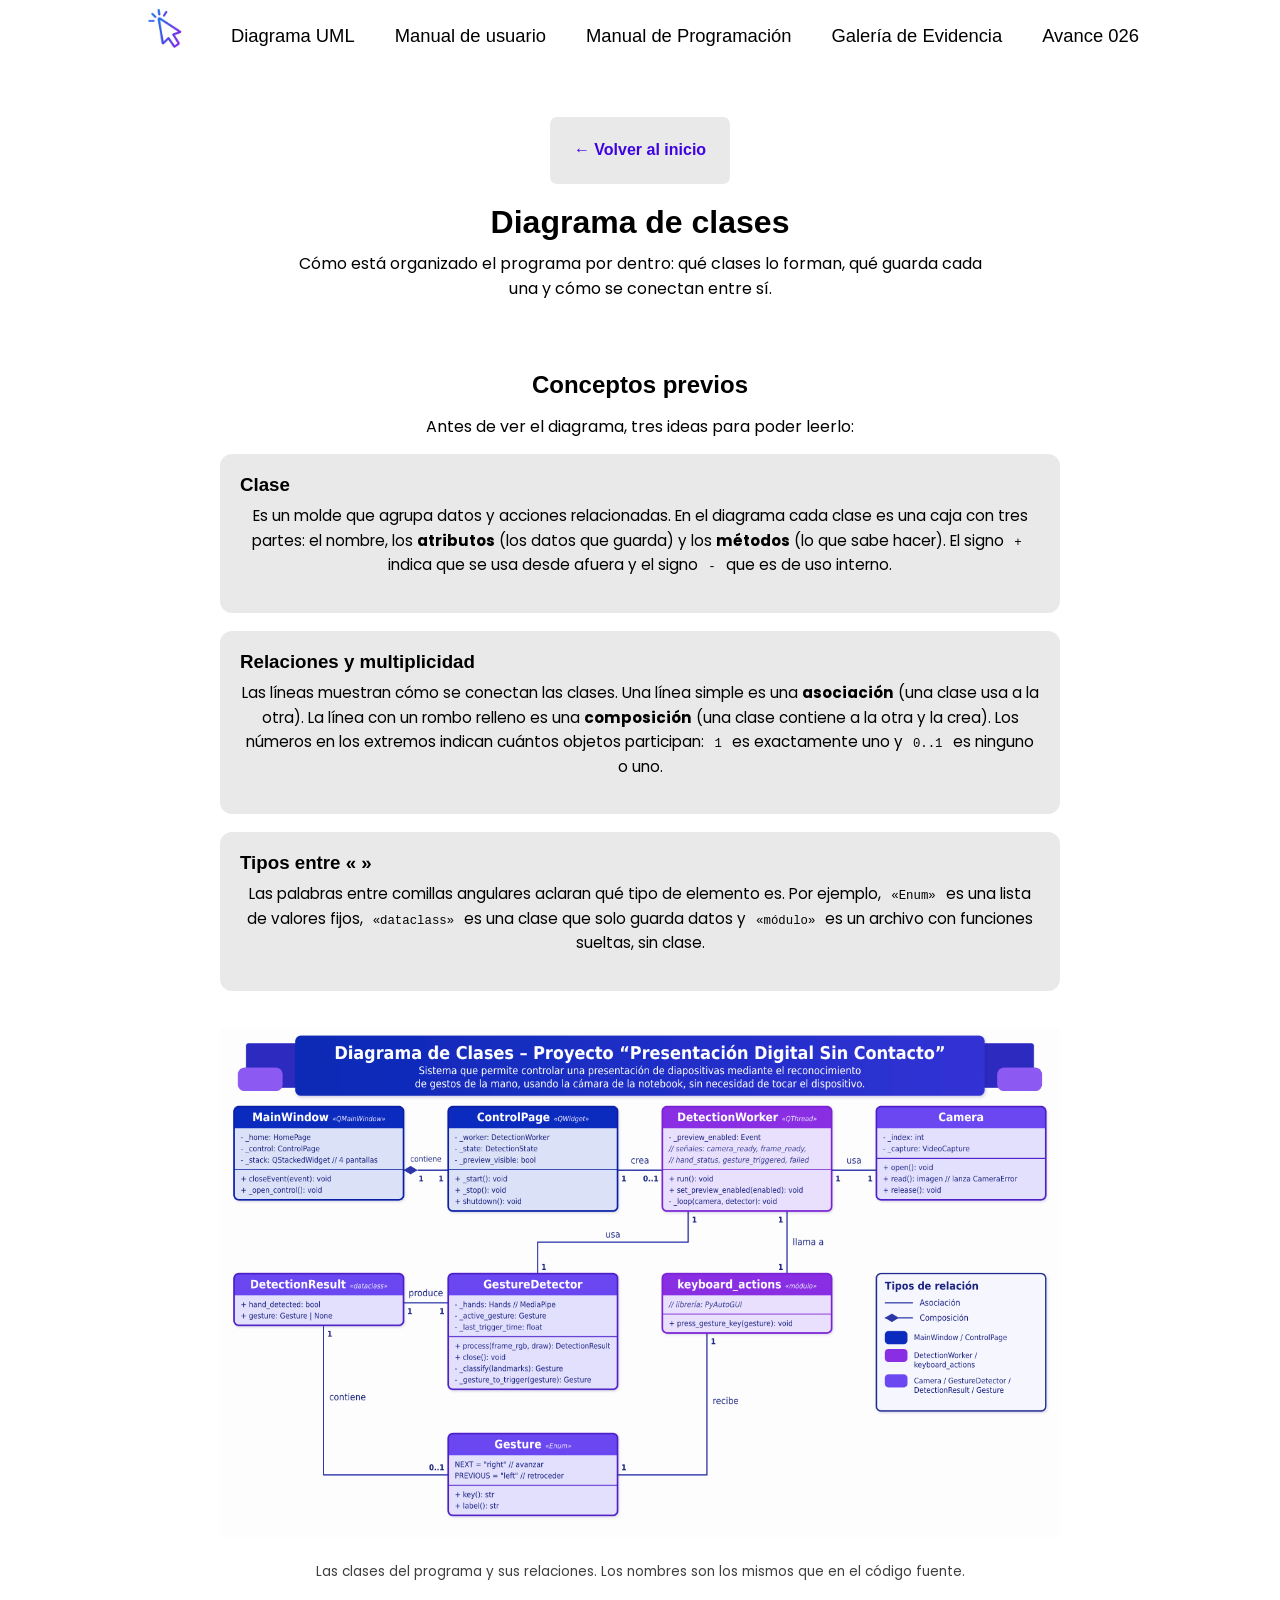
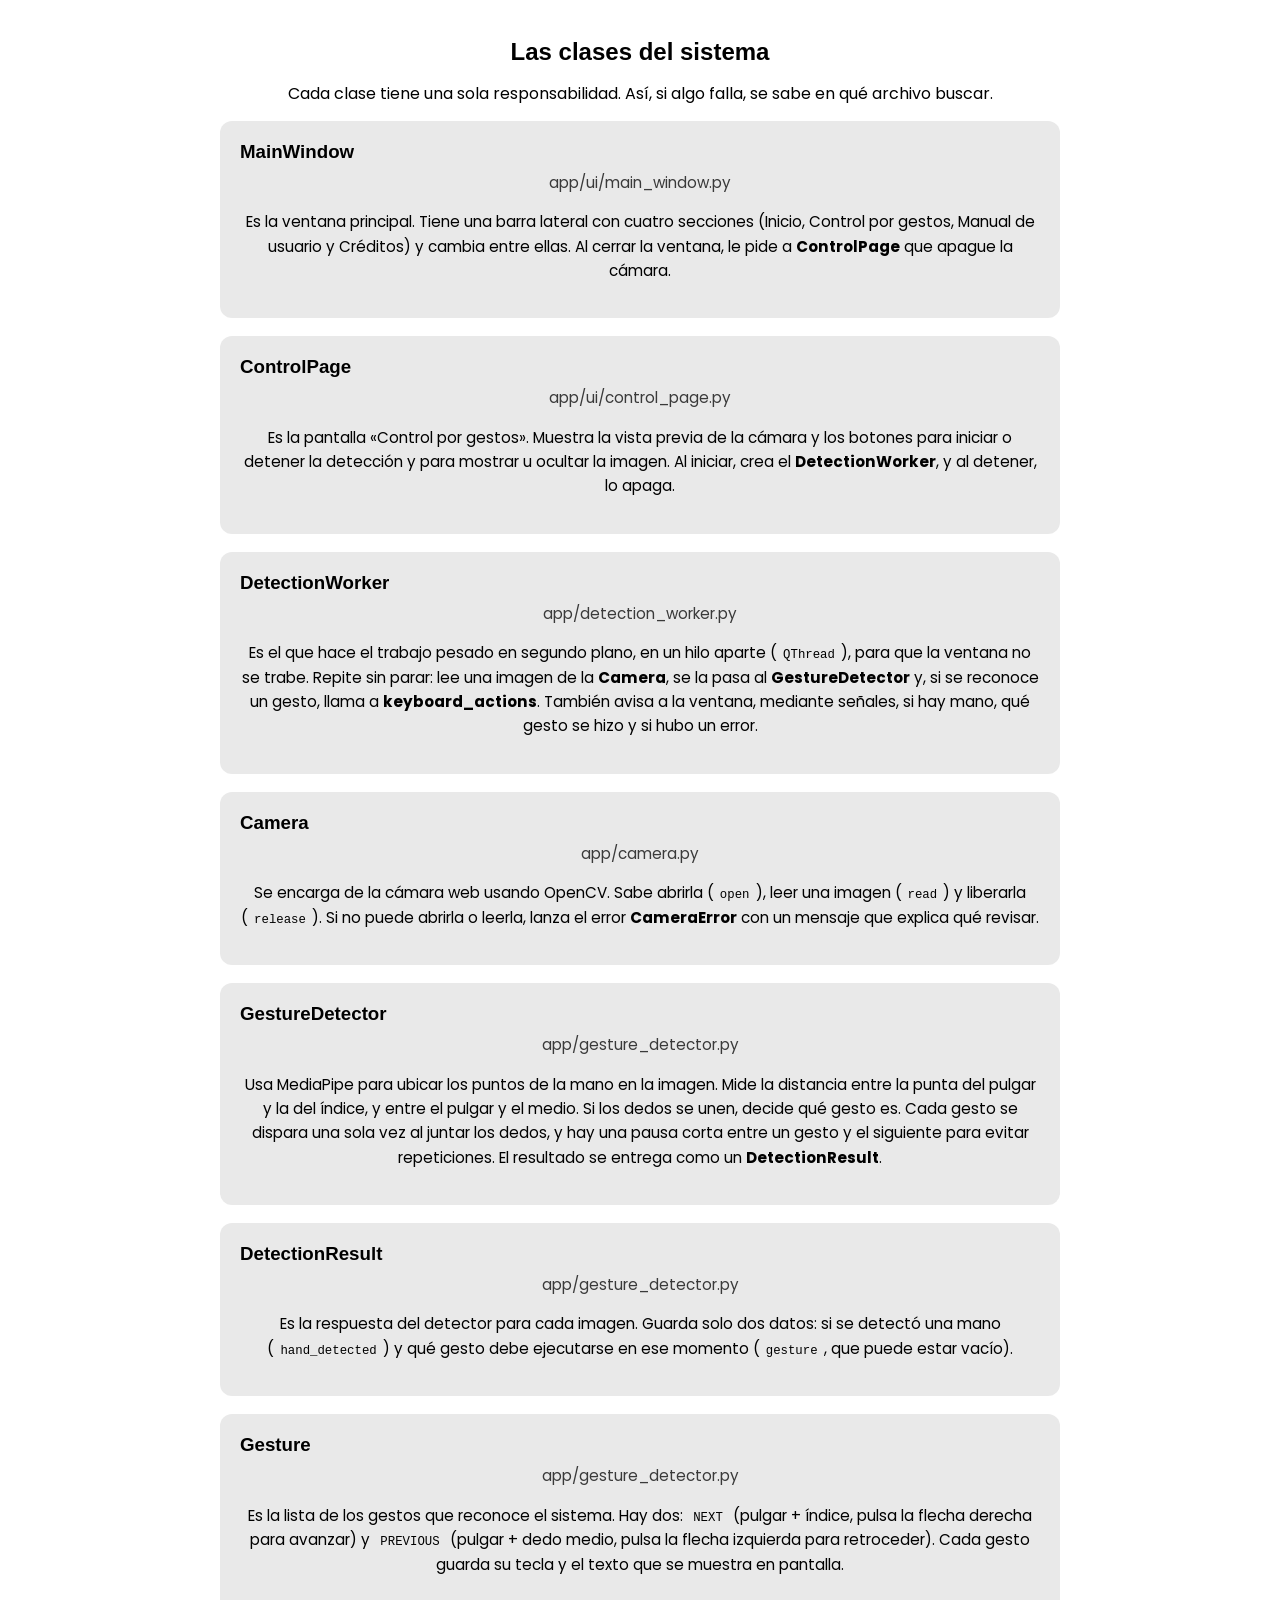
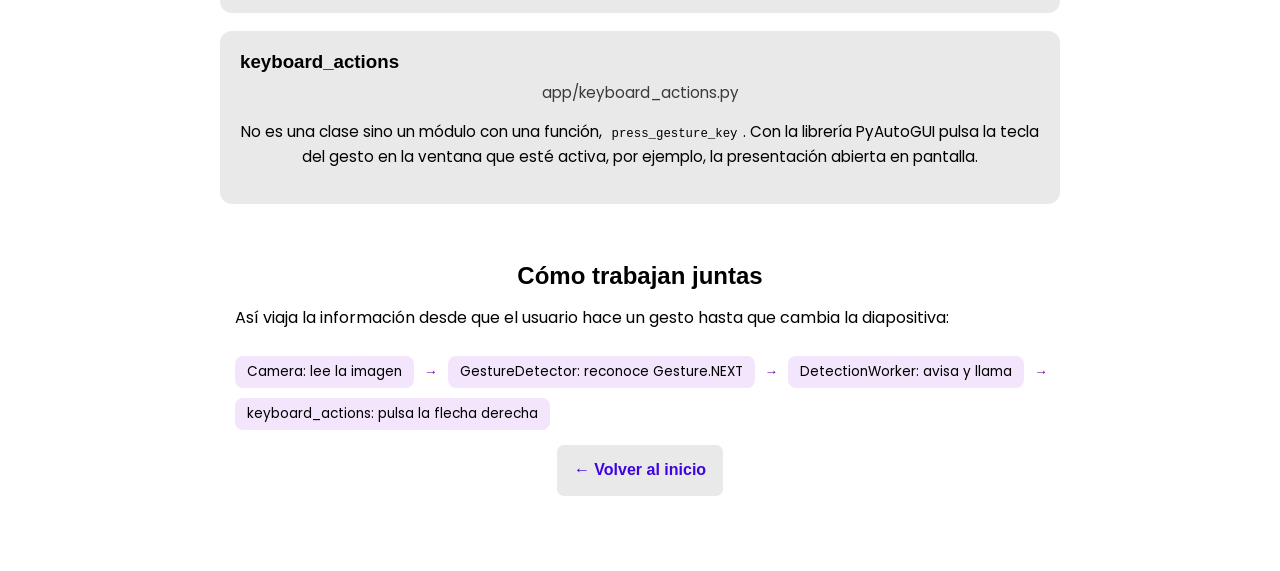
<file: clases.html>
<!DOCTYPE html>
<html lang="es">
<head>
    <meta charset="UTF-8">
    <meta name="viewport" content="width=device-width, initial-scale=1.0">
    <title>Diagrama de clases — Presentación Digital Sin Contacto</title>
    <link rel="stylesheet" href="Style.css">
    <link rel="preconnect" href="https://fonts.googleapis.com">
    <link rel="preconnect" href="https://fonts.gstatic.com" crossorigin>
    <link href="https://fonts.googleapis.com/css2?family=Poppins:wght@400;700&display=swap" rel="stylesheet">
    <style>
        /* Estilos exclusivos de esta página de detalle (mismos que der.html), no tocan el CSS principal */
        .der-header{
            padding: 60px 30px 30px 30px;
            text-align: center;
            font-family: sans-serif;
        }
        .der-header h1{
            margin-bottom: 10px;
        }
        .volver{
            display: inline-block;
            margin-bottom: 20px;
            text-decoration: none;
            color: #3e03e1;
            font-family: sans-serif;
            font-weight: bold;
            background-color: rgba(200, 200, 200, 0.4);
            border-radius: 7px;
            padding: 2%;
        }
        .der-contenido{
            max-width: 900px;
            margin: 0 auto;
            padding: 0 30px 60px 30px;
            display: flex;
            flex-direction:column;
        }
        .der-contenido h2{
            font-family: sans-serif;
            margin-top: 40px;
            margin-bottom: 15px;
            text-align: center;
        }
        .der-contenido p{
            font-family: Poppins;
            line-height: 1.6;
            margin-bottom: 15px;
            text-align: center;
        }
        .der-diagrama{
            width: 100%;
            height: auto;
            margin: 20px 0;
        }
        .ejemplo-relacion{
            display: flex;
            flex-wrap: wrap;
            align-items: center;
            gap: 10px;
            margin-top: 10px;
            margin-left: 15px;
            font-family: Poppins;
            font-size: 0.85em;
        }
        .ejemplo-relacion .dato{
            background-color: rgba(140, 3, 225, 0.1);
            padding: 6px 12px;
            border-radius: 8px;
        }
        .ejemplo-relacion .flecha{
            color: #6c02a2;
            font-weight: bold;
        }
        /* Nuevo en esta página: archivo donde vive cada clase */
        .archivo{
            font-size: 0.8em;
            opacity: 0.75;
        }
    </style>
</head>
<body>
    <header>
        <div class="menu">
            <details class="menu-desplegable" open>
            <summary>☰ Menú</summary>
            <nav class="navegadores">
                <a href="index.html#descripcion"><img src="imagenes/logo-menu.jpeg" class="logo-menu" alt="Logo del proyecto"></a>
                <a href="index.html#Diagrama-UML" class="enlaces-de-navegacion">Diagrama UML</a>
                <a href="index.html#Manual-Usuario" class="enlaces-de-navegacion">Manual de usuario</a>
                <a href="index.html#Manual-programacion" class="enlaces-de-navegacion">Manual de Programación</a>
                <a href="index.html#Evidencias" class="enlaces-de-navegacion">Galería de Evidencia</a>
                <a href="https://github.com/cedmr-pytos-promo/026-presentacion-sin-contacto" class="enlaces-de-navegacion">Avance 026</a>
            </nav>
            </details>
        </div>
    </header>

    <div class="der-header">
        <a href="index.html#Diagrama-UML" class="volver">&larr; Volver al inicio</a>
        <h1>Diagrama de clases</h1>
        <p style="font-family: Poppins; max-width: 700px; margin: 0 auto;">Cómo está organizado el programa por dentro: qué clases lo forman, qué guarda cada una y cómo se conectan entre sí.</p>
    </div>

    <div class="der-contenido">

        <h2>Conceptos previos</h2>
        <p>Antes de ver el diagrama, tres ideas para poder leerlo:</p>
        <div class="Ayudas">
            <h3>Clase</h3>
            <p>Es un molde que agrupa datos y acciones relacionadas. En el diagrama cada clase es una caja con tres partes: el nombre, los <strong>atributos</strong> (los datos que guarda) y los <strong>métodos</strong> (lo que sabe hacer). El signo <code style="display:inline; padding:2px 6px;">+</code> indica que se usa desde afuera y el signo <code style="display:inline; padding:2px 6px;">-</code> que es de uso interno.</p>
        </div>
        <div class="Ayudas">
            <h3>Relaciones y multiplicidad</h3>
            <p>Las líneas muestran cómo se conectan las clases. Una línea simple es una <strong>asociación</strong> (una clase usa a la otra). La línea con un rombo relleno es una <strong>composición</strong> (una clase contiene a la otra y la crea). Los números en los extremos indican cuántos objetos participan: <code style="display:inline; padding:2px 6px;">1</code> es exactamente uno y <code style="display:inline; padding:2px 6px;">0..1</code> es ninguno o uno.</p>
        </div>
        <div class="Ayudas">
            <h3>Tipos entre « »</h3>
            <p>Las palabras entre comillas angulares aclaran qué tipo de elemento es. Por ejemplo, <code style="display:inline; padding:2px 6px;">«Enum»</code> es una lista de valores fijos, <code style="display:inline; padding:2px 6px;">«dataclass»</code> es una clase que solo guarda datos y <code style="display:inline; padding:2px 6px;">«módulo»</code> es un archivo con funciones sueltas, sin clase.</p>
        </div>

        <div class="diagrama-scroll">
            <img src="imagenes/diagrama-clases.png" alt="Diagrama de clases del sistema: MainWindow, ControlPage, DetectionWorker, Camera, GestureDetector, DetectionResult, Gesture y keyboard_actions, con sus atributos, métodos y relaciones" class="der-diagrama ancho-clases">
        </div>
        <p class="aviso-movil">Desliza hacia los lados para ver el diagrama completo.</p>
        <p style="font-size: 0.85em; opacity: 0.75; text-align: center;">Las clases del programa y sus relaciones. Los nombres son los mismos que en el código fuente.</p>

        <h2 id="clases">Las clases del sistema</h2>
        <p>Cada clase tiene una sola responsabilidad. Así, si algo falla, se sabe en qué archivo buscar.</p>

        <div class="Ayudas">
            <h3>MainWindow</h3>
            <p class="archivo">app/ui/main_window.py</p>
            <p>Es la ventana principal. Tiene una barra lateral con cuatro secciones (Inicio, Control por gestos, Manual de usuario y Créditos) y cambia entre ellas. Al cerrar la ventana, le pide a <strong>ControlPage</strong> que apague la cámara.</p>
        </div>
        <div class="Ayudas">
            <h3>ControlPage</h3>
            <p class="archivo">app/ui/control_page.py</p>
            <p>Es la pantalla «Control por gestos». Muestra la vista previa de la cámara y los botones para iniciar o detener la detección y para mostrar u ocultar la imagen. Al iniciar, crea el <strong>DetectionWorker</strong>, y al detener, lo apaga.</p>
        </div>
        <div class="Ayudas">
            <h3>DetectionWorker</h3>
            <p class="archivo">app/detection_worker.py</p>
            <p>Es el que hace el trabajo pesado en segundo plano, en un hilo aparte (<code style="display:inline; padding:2px 6px;">QThread</code>), para que la ventana no se trabe. Repite sin parar: lee una imagen de la <strong>Camera</strong>, se la pasa al <strong>GestureDetector</strong> y, si se reconoce un gesto, llama a <strong>keyboard_actions</strong>. También avisa a la ventana, mediante señales, si hay mano, qué gesto se hizo y si hubo un error.</p>
        </div>
        <div class="Ayudas">
            <h3>Camera</h3>
            <p class="archivo">app/camera.py</p>
            <p>Se encarga de la cámara web usando OpenCV. Sabe abrirla (<code style="display:inline; padding:2px 6px;">open</code>), leer una imagen (<code style="display:inline; padding:2px 6px;">read</code>) y liberarla (<code style="display:inline; padding:2px 6px;">release</code>). Si no puede abrirla o leerla, lanza el error <strong>CameraError</strong> con un mensaje que explica qué revisar.</p>
        </div>
        <div class="Ayudas">
            <h3>GestureDetector</h3>
            <p class="archivo">app/gesture_detector.py</p>
            <p>Usa MediaPipe para ubicar los puntos de la mano en la imagen. Mide la distancia entre la punta del pulgar y la del índice, y entre el pulgar y el medio. Si los dedos se unen, decide qué gesto es. Cada gesto se dispara una sola vez al juntar los dedos, y hay una pausa corta entre un gesto y el siguiente para evitar repeticiones. El resultado se entrega como un <strong>DetectionResult</strong>.</p>
        </div>
        <div class="Ayudas">
            <h3>DetectionResult</h3>
            <p class="archivo">app/gesture_detector.py</p>
            <p>Es la respuesta del detector para cada imagen. Guarda solo dos datos: si se detectó una mano (<code style="display:inline; padding:2px 6px;">hand_detected</code>) y qué gesto debe ejecutarse en ese momento (<code style="display:inline; padding:2px 6px;">gesture</code>, que puede estar vacío).</p>
        </div>
        <div class="Ayudas">
            <h3>Gesture</h3>
            <p class="archivo">app/gesture_detector.py</p>
            <p>Es la lista de los gestos que reconoce el sistema. Hay dos: <code style="display:inline; padding:2px 6px;">NEXT</code> (pulgar + índice, pulsa la flecha derecha para avanzar) y <code style="display:inline; padding:2px 6px;">PREVIOUS</code> (pulgar + dedo medio, pulsa la flecha izquierda para retroceder). Cada gesto guarda su tecla y el texto que se muestra en pantalla.</p>
        </div>
        <div class="Ayudas">
            <h3>keyboard_actions</h3>
            <p class="archivo">app/keyboard_actions.py</p>
            <p>No es una clase sino un módulo con una función, <code style="display:inline; padding:2px 6px;">press_gesture_key</code>. Con la librería PyAutoGUI pulsa la tecla del gesto en la ventana que esté activa, por ejemplo, la presentación abierta en pantalla.</p>
        </div>

        <h2>Cómo trabajan juntas</h2>
        <p style="font-size: 1em; margin-left: 15px; text-align: left;">Así viaja la información desde que el usuario hace un gesto hasta que cambia la diapositiva:</p>
        <div class="ejemplo-relacion">
            <span class="dato">Camera: lee la imagen</span>
            <span class="flecha">&rarr;</span>
            <span class="dato">GestureDetector: reconoce Gesture.NEXT</span>
            <span class="flecha">&rarr;</span>
            <span class="dato">DetectionWorker: avisa y llama</span>
            <span class="flecha">&rarr;</span>
            <span class="dato">keyboard_actions: pulsa la flecha derecha</span>
        </div>

        <div style="text-align: center; margin-top: 15px;">
            <a href="index.html#Diagrama-UML" class="volver">&larr; Volver al inicio</a>
        </div>
    </div>
    <script src="menu.js"></script>
</body>
</html>
</file>
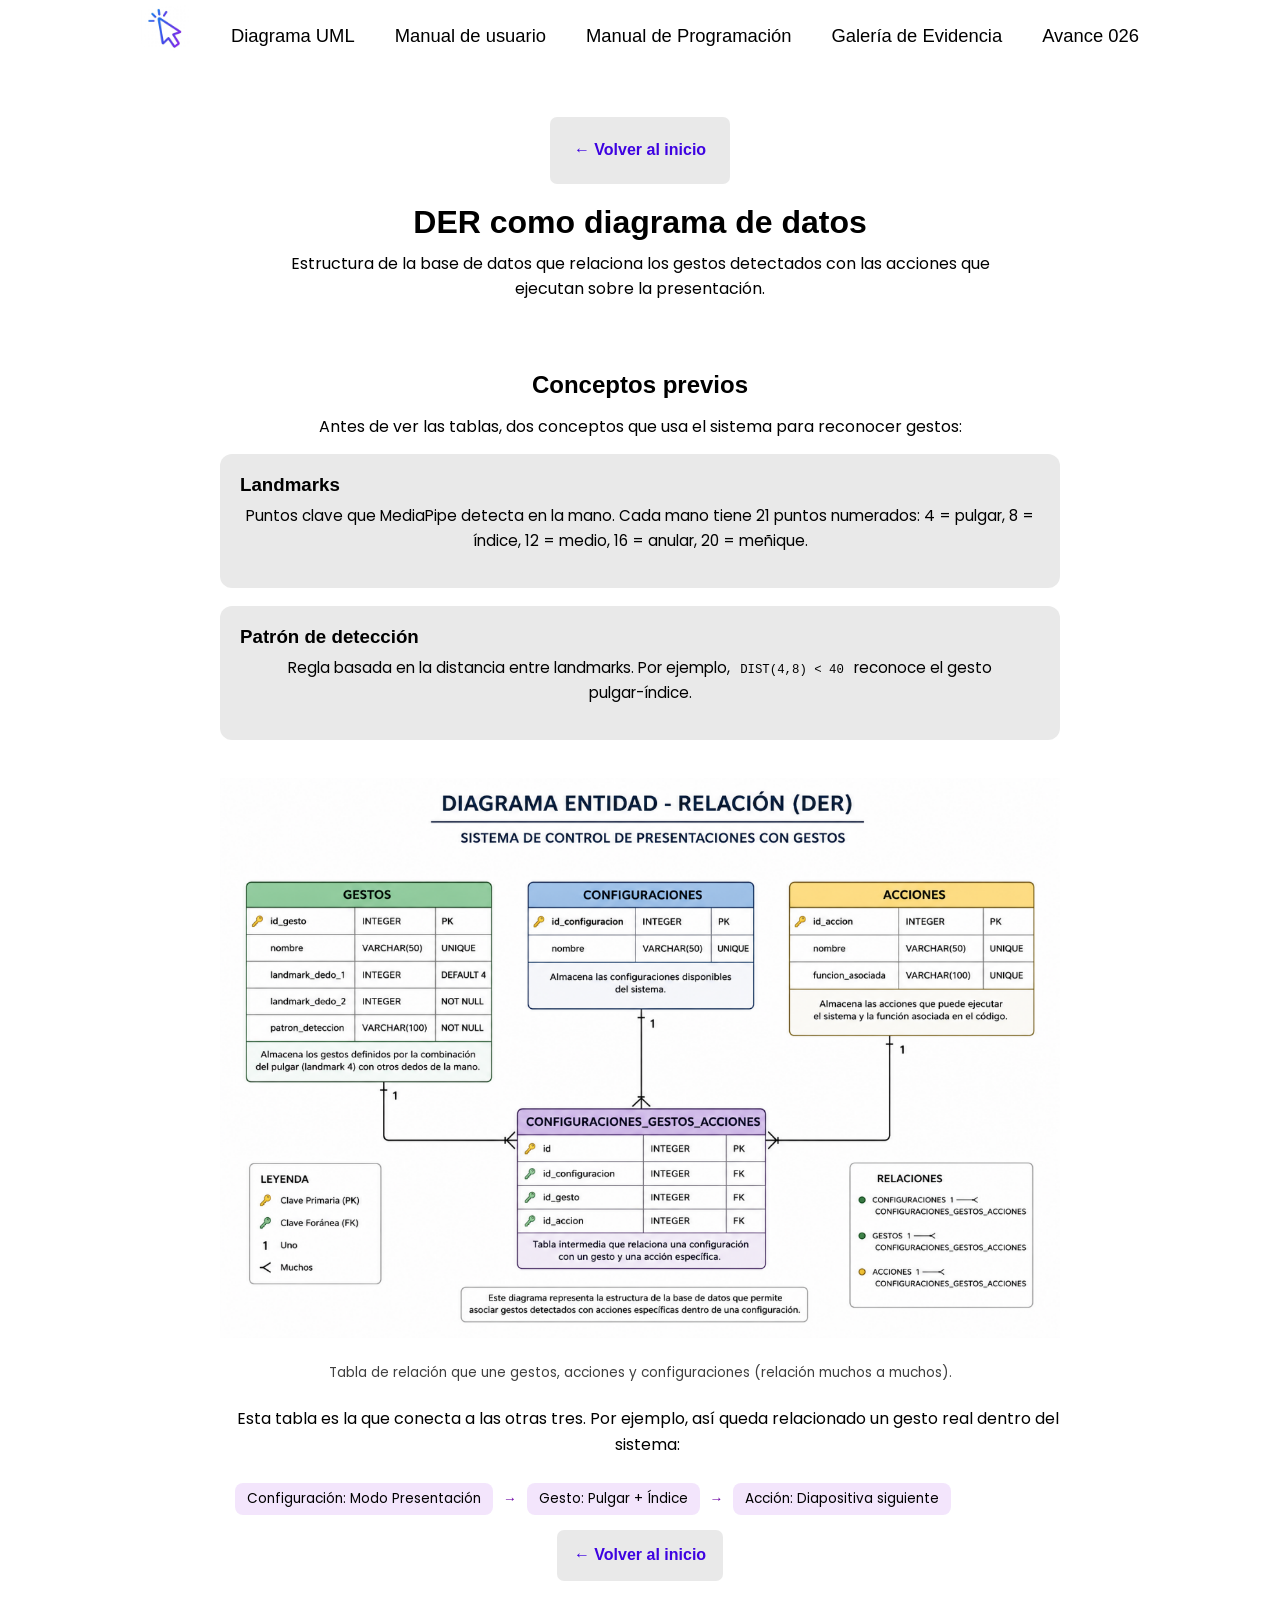
<file: der.html>
<!DOCTYPE html>
<html lang="es">
<head>
    <meta charset="UTF-8">
    <meta name="viewport" content="width=device-width, initial-scale=1.0">
    <title>DER como diagrama de datos — Presentación Digital Sin Contacto</title>
    <link rel="stylesheet" href="Style.css">
    <link rel="preconnect" href="https://fonts.googleapis.com">
    <link rel="preconnect" href="https://fonts.gstatic.com" crossorigin>
    <link href="https://fonts.googleapis.com/css2?family=Poppins:wght@400;700&display=swap" rel="stylesheet">
    <style>
        /* Estilos exclusivos de esta página de detalle, no tocan el CSS principal */
        .der-header{
            padding: 60px 30px 30px 30px;
            text-align: center;
            font-family: sans-serif;
        }
        .der-header h1{
            margin-bottom: 10px;
        }
        .volver{
            display: inline-block;
            margin-bottom: 20px;
            text-decoration: none;
            color: #3e03e1;
            font-family: sans-serif;
            font-weight: bold;
            background-color: rgba(200, 200, 200, 0.4);
            border-radius: 7px;
            padding: 2%;
        }
        .der-contenido{
            max-width: 900px;
            margin: 0 auto;
            padding: 0 30px 60px 30px;
            display: flex;
            flex-direction:column;
        }
        .der-contenido h2{
            font-family: sans-serif;
            margin-top: 40px;
            margin-bottom: 15px;
            text-align: center;
        }
        .der-contenido p{
            font-family: Poppins;
            line-height: 1.6;
            margin-bottom: 15px;
            text-align: center;
        }
        .der-diagrama{
            width: 100%;
            height: auto;
            margin: 20px 0;
        }
        .ejemplo-relacion{
            display: flex;
            flex-wrap: wrap;
            align-items: center;
            gap: 10px;
            margin-top: 10px;
            margin-left: 15px;
            font-family: Poppins;
            font-size: 0.85em;
        }
        .ejemplo-relacion .dato{
            background-color: rgba(140, 3, 225, 0.1);
            padding: 6px 12px;
            border-radius: 8px;
        }
        .ejemplo-relacion .flecha{
            color: #6c02a2;
            font-weight: bold;
        }
    </style>
</head>
<body>
    <header>
        <div class="menu">
            <details class="menu-desplegable" open>
            <summary>☰ Menú</summary>
            <nav class="navegadores">
                <a href="index.html#descripcion"><img src="imagenes/logo-menu.jpeg" class="logo-menu" alt="Logo del proyecto"></a>
                <a href="index.html#Diagrama-UML" class="enlaces-de-navegacion">Diagrama UML</a>
                <a href="index.html#Manual-Usuario" class="enlaces-de-navegacion">Manual de usuario</a>
                <a href="index.html#Manual-programacion" class="enlaces-de-navegacion">Manual de Programación</a>
                <a href="index.html#Evidencias" class="enlaces-de-navegacion">Galería de Evidencia</a>
                <a href="https://github.com/cedmr-pytos-promo/026-presentacion-sin-contacto" class="enlaces-de-navegacion">Avance 026</a>
            </nav>
            </details>
        </div>
    </header>

    <div class="der-header">
        <a href="index.html#Diagrama-UML" class="volver">&larr; Volver al inicio</a>
        <h1>DER como diagrama de datos</h1>
        <p style="font-family: Poppins; max-width: 700px; margin: 0 auto;">Estructura de la base de datos que relaciona los gestos detectados con las acciones que ejecutan sobre la presentación.</p>
    </div>

    <div class="der-contenido">

        <h2>Conceptos previos</h2>
        <p>Antes de ver las tablas, dos conceptos que usa el sistema para reconocer gestos:</p>
        <div class="Ayudas">
            <h3>Landmarks</h3>
            <p>Puntos clave que MediaPipe detecta en la mano. Cada mano tiene 21 puntos numerados: 4 = pulgar, 8 = índice, 12 = medio, 16 = anular, 20 = meñique.</p>
        </div>
        <div class="Ayudas">
            <h3>Patrón de detección</h3>
            <p>Regla basada en la distancia entre landmarks. Por ejemplo, <code style="display:inline; padding:2px 6px;">DIST(4,8) &lt; 40</code> reconoce el gesto pulgar-índice.</p>
        </div>

        <div class="diagrama-scroll">
            <img src="imagenes/diagrama-der.png" alt="Diagrama entidad-relación completo: tablas GESTOS, CONFIGURACIONES, ACCIONES y la tabla de relación CONFIGURACIONES_GESTOS_ACCIONES" class="der-diagrama ancho-der">
        </div>
        <p class="aviso-movil">Desliza hacia los lados para ver el diagrama completo.</p>
        <p style="font-size: 0.85em; opacity: 0.75; text-align: center;">Tabla de relación que une gestos, acciones y configuraciones (relación muchos a muchos).</p>

        <p style="font-size: 1em; margin-top: 8px; margin-left: 15px;">Esta tabla es la que conecta a las otras tres. Por ejemplo, así queda relacionado un gesto real dentro del sistema:</p>
        <div class="ejemplo-relacion">
            <span class="dato">Configuración: Modo Presentación</span>
            <span class="flecha">&rarr;</span>
            <span class="dato">Gesto: Pulgar + Índice</span>
            <span class="flecha">&rarr;</span>
            <span class="dato">Acción: Diapositiva siguiente</span>
        </div>

        <div style="text-align: center; margin-top: 15px;">
            <a href="index.html#Diagrama-UML" class="volver">&larr; Volver al inicio</a>
        </div>
    </div>
    <script src="menu.js"></script>
</body>
</html>
</file>
<file: Style.css>
*{
    padding: 0;
    margin: 0;
    box-sizing: border-box;/* es lo que hace es me no deja ni un espacio, para que yo decida cuanto espacio hay en todo*/
}
html{
    scroll-behavior: smooth;
}
body{
    overflow-x: hidden;
    
}
.iconos{
    width: 47px;
    height: auto;
    cursor: pointer;/*para que apararesca la manita del cursor*/
    transition: transform 0.4s ease;
    padding-top: 10px;
}
.iconos:hover{
    transform: scale(1.1);
}
header{
    background-color: #fffffff8;
    position: sticky;
    top: 0;
    z-index: 10;
    /*el ttop: 0; , osition: sticky; , z-index: 10; son obligatorios para que al hacer el scroll no desaparesca el Header y se quede ahi */
}
.logo-menu{
    transition: transform 0.4s ease;
    border-radius: 12px;
    width:50px ;
    height: 50px;
}
.logo-menu:hover{
    transform: scale(1.3);
}
.menu{
    display: flex;
    flex-direction: row;
    align-items: center;
    justify-content: space-around;
}
.navegadores{
    padding:  1px 30px;
    font-size: 1.15em;
    text-align: center;
    display: flex;
    flex-direction: row;
    align-items: center;
    font-family: sans-serif;
    gap: 40px;
}
.enlaces-de-navegacion{
    text-decoration: none;
    color: black;
    margin-top: 17px;
    padding-bottom: 5px;
    padding-top: 3px;
}
.enlaces-de-navegacion:hover{
    background: linear-gradient(250deg,#000f9aaf, #3e03e1,#7d21f5);
    border-radius: 10px;
    color:#ffffff
}
/*otra SECCION---------------------------------------------------------------------------------------------------------------------------------------------*/
#descripcion{
    display: flex;
    flex-direction: column;
    align-items: center;
    justify-content: center;
    text-align: center;
    color:#ffffff;
    height: 90vh;/*se adapta a tu pantalla y dice que va a ocupar el 90% de tu pantalla*/
    padding: 20px;
    background-image: linear-gradient(
        0deg , 
        rgba(0,0,0,0.75),
        rgba(0,0,0,0.75)
    ),url("imagenes/logo.jpeg");
    background-repeat: no-repeat;
    background-size: cover;
    background-position:center;
}
#descripcion h1{
    text-shadow: 0 0 2px #ffffff, 0 0 7px rgba(255, 255, 255, 0.35);
}
#descripcion p{
    text-shadow: 1px 1px 1px black;
    font-family: Poppins, sans-serif;
    max-width: 800px;
    margin-top: 20px;
    line-height: 1.6;
}
.descripcion-datos{
    display: flex;
    gap: 20px;
    margin-top: 25px;
    flex-wrap: wrap;
    justify-content: center;
}
.dato-descripcion{
    background-color: rgba(255,255,255,0.15);
    border-radius: 12px;
    padding: 12px 20px;
}
.dato-descripcion h4{
    font-family: sans-serif;
    font-size: 0.8em;
    text-transform: uppercase;
    letter-spacing: 0.5px;
    opacity: 0.8;
}
.dato-descripcion p{
    font-family: Poppins;
    font-size: 1em;
    margin-top: 4px;
    max-width: none;
}


/*OTRAAA SECCIONNNNN*/


#proceso-del-proyecto h2{
    font-family: sans-serif;
}
#proceso-del-proyecto{
    background-color: rgba(200, 200, 200, 0.581);
    border-radius: 20px;
    text-align: justify;
    margin: 30px;
    padding-bottom: 20px;
}
.tabla-scroll{
    width: 100%;
    overflow-x: auto;
    padding: 0 20px;
}
.imagen-proceso{
    width: 100%;
    height: auto;
    border-radius: 12px;
    display: block;
}
.integrantes{
    list-style-type: none;/*para sacar los puntos del ulo los numeros de ol*/
}
#proceso-del-proyecto h2{
    text-align: center;
    padding: 30px;
    padding-bottom: 15px;
}
/*otra SECCION---------------------------------------------------------------------------------------------------------------------------------------------*/
#Diagrama-UML{
    min-height: 100vh;
    padding-bottom: 40px;
}
#titulo-UML{
    text-align: center;
    margin-top:18px;
    padding: 30px;
    padding-bottom: 5px;
    font-family: sans-serif;
}
.grid{
    display: grid;
    grid-template-columns: repeat(2,1fr);
    gap: 75px;
    margin:30px;
    margin-top: 60px;
}
.Diagramas{
    text-align: center;
    display: flex;
    flex-direction: column;
    align-items: center;
    justify-content: center;
    border-radius: 15px;
    padding: 25px 20px;
    transition: transform 0.4s ease,
    box-shadow 0.4s ease;
    border: 2px solid rgba(0,0,0,0.15);
    background-color: rgba(255,255,255,0.6);
}
.Diagramas h3{
    font-family: sans-serif;
    margin-top: 12px;
}
.Diagramas p{
    font-family: Poppins;
    font-size: 0.9em;
    padding: 6px;
}
.Diagramas:hover{
    transform: scale(1.03);
    box-shadow: 0 10px 30px rgba(62, 3, 225, 0.774);
}
.imgD{
    width: 100%;
    height: 130px;
    object-fit: cover;
    border-radius: 5px;
}

.DERcomo-driagrama-de-datosUML{
    grid-column: span 2;
    justify-self: center;
    width: 50%;
    padding: 20px;
}
.tarjeta-link{
    display: contents;
    color: inherit;/*"le dice no uses el azul por defecto de los links, usá el color que le correspondería si este <a> no existiera"*/
    text-decoration: none;
}
.guias{
    position: relative;
    display: block;
}

/* 2. Estilos para el contenedor del texto interno */
.pasos-arquitectura {
  position: absolute;
  top: 100%;       /* Se posiciona justo abajo del botón 'Detalles' */
  left: 0;
  width: 100%;     /* O el ancho para que cubra  latarjeta */
  background-color:#ffffff; /* Color de fondo para que no se trasluzca lo de abajo */
  border: 1px solid #ccc;
  box-shadow: 0px 4px 8px rgba(0,0,0,0.1); /* Sombra para dar efecto de flotado */
  z-index: 9999;     /* Obliga a que se posicione POR ENCIMA de los otros cuadros */
  padding: 12px;
  border-radius: 8px;
}
/*otra SECCION Manual de Usuario y Manual de Programacion---------------------------------------------------------------------------------------------------------------------------------------------*/
#Manual-Usuario, #Manual-programacion{
    padding: 40px 30px;
}
#Manual-Usuario h2, #Manual-programacion h2, #Evidencias h2{
    text-align: center;
    font-family: sans-serif;
    padding-bottom: 10px;
}
#Manual-Usuario >/* el > significa hijo directo*/ div, #Manual-programacion > div{
    max-width: 900px;
    margin: 0 auto;
}
#Manual-Usuario > div > p{
    font-family: Poppins;
    text-align: center;
    max-width: 700px;
    margin: 0/*top*/ auto/*ringht*/ 30px/*bottom*/ auto/*left*/;
    line-height: 1.6;
}
.Ayudas{
    background-color: rgba(200, 200, 200, 0.4);
    border-radius: 12px;
    padding: 20px;
    margin-bottom: 18px;
    cursor: pointer;
    transition: background-color 0.3s ease;
    transition: transform 0.4s ease,
    box-shadow 0.4s ease;
}
.Ayudas:hover{
    background-color: rgba(140, 3, 225, 0.15);
}
.Ayudas h3{
    font-family: sans-serif;
}
.Ayudas p{
    font-family: Poppins;
    font-size: 0.95em;
    margin-top: 8px;
    line-height: 1.5;
}
#Manual-programacion > div{
    display: grid;
    grid-template-columns: repeat(3,2fr);
    gap: 25px;
}
.guias{
    background-color: rgba(200, 200, 200, 0.4);
    border-radius: 12px;
    padding: 25px/*vertical arriba y abajo */ 15px/*horizontal izquierda y derecha*/;
    text-align: center;
    cursor: pointer;
    transition: transform 0.3s ease, background-color 0.3s ease;
}
.guias:hover{
    transform: translateY(-5px);/*mueve el elemento de arriba hacia abajo osea vertical*/
    background-color: rgba(140, 3, 225, 0.15);
}
.guias h3{
    font-family: sans-serif;
    line-height: 1.4;
}
/*otra SECCION Evidencias---------------------------------------------------------------------------------------------------------------------------------------------*/
#Evidencias{
    padding: 40px 30px 60px 30px;
    background-color: rgba(200, 200, 200, 0.3);
}
#Evidencias h3{
    text-align: center;
    font-family: sans-serif;
    padding-bottom: 20px;
}
.galeria{
    display: grid;
    grid-template-columns: 1fr;
    gap: 20px;
    max-width: 1000px;
    margin: 0 auto;
}
.galeria > div{
    background-color: rgba(255,255,255,0.6);
    border-radius: 12px;
    padding: 25px 20px;
    font-family: Poppins;
    text-align: center;
}
.galeria > div > p{
    margin-bottom: 15px;
    font-size: 0.9em;
}
.miniaturas{
    display: grid;
    grid-template-columns: repeat(auto-fit, minmax(220px, 1fr));
    gap: 15px;
}
.miniaturas figure{
    margin: 0;
}
.miniaturas img{
    width: 100%;
    aspect-ratio: 16 / 10;
    object-fit: cover;
    border-radius: 8px;
    border: 1px solid rgba(0,0,0,0.15);
    display: block;
}
.miniaturas figcaption{
    margin-top: 6px;
    font-size: 0.8em;
}
.galeria video{
    width: 100%;
    max-width: 320px;
    border-radius: 12px;
}
/*otra SECCION footer---------------------------------------------------------------------------------------------------------------------------------------------*/
footer{
    background-color:  rgba(15, 1, 52, 0.886);
    text-align: center;
    padding: 30px;
    font-family: sans-serif;
}
footer h4{
    padding-top: 10px;
    color:bisque
}
footer ul{
    padding: 0;
    margin-bottom: 10px;
    color:#ffffff
}
footer li{
    padding: 3px 0;
}
footer p{
    color:#ffffff
}

/* ==========================================================================
   RESPONSIVE - agregado para que la página funcione en móvil y escritorio
   No se modificó ninguna regla de arriba, solo se agregan/ajustan estilos
   dentro de estas media queries.
   ========================================================================== */

/* Tablets */
@media (max-width: 900px){
    .grid{
        grid-template-columns: 1fr;
    }
    .DERcomo-driagrama-de-datosUML{
        grid-column: span 1;
        width: 100%;
    }
    #Manual-programacion > div{
        grid-template-columns: repeat(2,1fr);
    }
}

/* Celulares */
@media (max-width: 600px){
    .menu{
        flex-direction: column;
    }
    .navegadores{
        flex-direction: row;
        flex-wrap: wrap;
        justify-content: center;
        padding: 12px 10px;
        gap: 5px;
    }
    .enlaces-de-navegacion{
        font-size: 0.85em;
        padding: 8px;
    }
    .iconos{
        width: 32px;
        margin-bottom: 8px;
    }
    #descripcion{
        height: auto;
        min-height: 70vh;
        padding: 40px 20px;
    }
    #descripcion h1{
        font-size: 1.6em;
    }
    #descripcion p{
        font-size: 0.95em;
    }
    .dato-descripcion{
        padding: 10px 16px;
    }
    #proceso-del-proyecto{
        margin: 15px;
    }
    #Manual-programacion > div{
        grid-template-columns: 1fr;
    }
    .galeria{
        grid-template-columns: 1fr;
    }
    footer li{
        display: block;
    }
}

.tabla-anios{
    width: 100%;
    border-collapse: collapse;
    font-family: Poppins, sans-serif;
    font-size: 0.95em;
    margin-bottom: 20px;
    background-color: rgba(255,255,255,0.6);
    border-radius: 12px;
    overflow: hidden;
}
.tabla-anios th, .tabla-anios td{
    padding: 10px 14px;
    text-align: left;
    border-bottom: 1px solid rgba(0,0,0,0.1);
    vertical-align: top;
}
.tabla-anios th{
    background: linear-gradient(250deg,#000f9aaf, #3e03e1,#7d21f5);
    color: #ffffff;
}
.Ayudas{ cursor: default; }
.Ayudas ul, .Ayudas ol{ margin: 8px 0 0 20px; font-family: Poppins, sans-serif; line-height: 1.6; }
.Ayudas details{ margin-top: 8px; font-family: Poppins, sans-serif; }
.Ayudas summary{ cursor: pointer; font-weight: bold; }
.captura{
    margin-top: 12px;
    padding: 40px 10px;
    text-align: center;
    border: 2px dashed rgba(0,0,0,0.25);
    border-radius: 12px;
    font-family: Poppins, sans-serif;
    opacity: 0.7;
}
.guias{ cursor: default; }
.guias p{ font-family: Poppins, sans-serif; font-size: 0.85em; margin-top: 8px; line-height: 1.5; }
.guias code{ font-size: 0.8em; word-break: break-word; }
#Cierre{ padding: 40px 30px; }
#Cierre h2{ text-align: center; font-family: sans-serif; padding-bottom: 10px; }
.cierre{ max-width: 800px; margin: 0 auto; font-family: Poppins, sans-serif; line-height: 1.6; }
.cierre p{ margin-bottom: 12px; }
.cierre h3{ font-family: sans-serif; margin: 20px 0 8px; }
footer p, footer li{ font-family: Poppins, sans-serif; }

@media (hover: none){
    .Diagramas:hover, .guias:hover,
    .iconos:hover, .logo-menu:hover{
        transform: none;
        box-shadow: none;
    }
}

@media (max-width: 900px){
    .imagen-proceso{
        min-width: 1000px;
    }
    .tabla-scroll{
        padding: 0 10px;
    }
}

@media (max-width: 600px){
    header{
        position: static; }
    .enlaces-de-navegacion{
        margin-top: 0;
    }
    .grid{
        margin: 15px;
        gap: 25px;
    }
    #Manual-Usuario, #Manual-programacion, #Cierre, #Evidencias{
        padding: 25px 15px;
    }
}

.imgD{
    height: 260px;
    object-fit: contain;
    background-color: #ffffff;
}
@media (max-width: 900px){
    .DERcomo-driagrama-de-datosUML{
        width: 100%;
        grid-column: auto;
    }
}

.pantalla{
    display: flex;
    gap: 20px;
    align-items: center;
    margin-top: 20px;
}
.pantalla img{
    width: 45%;
    border-radius: 8px;
    border: 1px solid rgba(0,0,0,0.2);
}
.pantalla h4{
    font-family: sans-serif;
    margin-bottom: 6px;
}
.diagrama-scroll{
    overflow-x: auto;
    margin: 20px 0;
}
.diagrama-scroll .der-diagrama{
    margin: 0;
}
.aviso-movil{
    display: none;
}
@media (max-width: 900px){
    .pantalla{
        flex-direction: column;
        align-items: stretch;
    }
    .pantalla img{
        width: 100%;
    }
    .ancho-clases{
        min-width: 1500px;
    }
    .ancho-uso{
        min-width: 1100px;
    }
    .ancho-der{
        min-width: 1100px;
    }
    .aviso-movil{
        display: block;
        text-align: center;
        font-size: 0.85em;
        opacity: 0.75;
        margin-top: 8px;
    }
}

.Diagramas a:first-child{
    display: block;
    width: 100%;
}
.ver-completo{
    display: inline-block;
    margin-top: 10px;
    padding: 8px 16px;
    border-radius: 8px;
    background: linear-gradient(250deg,#000f9aaf, #3e03e1,#7d21f5);
    color: #ffffff;
    font-family: sans-serif;
    font-weight: bold;
    text-decoration: none;
}
.ver-completo:hover{
    opacity: 0.85;
}

.menu-desplegable summary{
    display: none;
}
.menu-desplegable summary::-webkit-details-marker{
    display: none;
}
@media (max-width: 600px){
    .menu-desplegable{
        width: 100%;
    }
    .menu-desplegable summary{
        display: block;
        list-style: none;
        cursor: pointer;
        text-align: center;
        font-family: sans-serif;
        font-weight: bold;
        font-size: 1.1em;
        padding: 14px;
    }
}

.tabla-cronograma{
    min-width: 760px;
}
.tabla-cronograma .celda-anio{
    background: linear-gradient(250deg,#000f9aaf, #3e03e1,#7d21f5);
    color: #ffffff;
    font-weight: bold;
    text-align: center;
    vertical-align: middle;
}
.tabla-cronograma .sin-actividad td{
    opacity: 0.7;
    font-style: italic;
}
.metodologia{
    max-width: 800px;
    margin: 20px auto 0 auto;
    font-family: Poppins, sans-serif;
    line-height: 1.6;
}
.metodologia h3{
    font-family: sans-serif;
    margin-bottom: 8px;
}
.metodologia ul{
    margin: 10px 0 0 22px;
}
.metodologia li{
    margin-bottom: 8px;
}

.fecha{
    display: inline-block;
    opacity: 0.7;
    font-size: 0.9em;
}
.videos, .demo-columnas{
    display: grid;
    grid-template-columns: repeat(auto-fit, minmax(220px, 1fr));
    gap: 20px;
}
.videos figure, .demo-columnas figure{
    margin: 0;
}
.videos video{
    max-width: 100%;
    max-height: 480px;
    background-color: #000000;
}
.demo-columnas{
    grid-template-columns: repeat(3, 1fr);
}
.demo-columnas img{
    width: 100%;
    aspect-ratio: 3 / 4;
    object-fit: cover;
    border-radius: 8px;
    border: 1px solid rgba(0,0,0,0.15);
    display: block;
}
.videos figcaption, .demo-columnas figcaption{
    margin-top: 8px;
    font-size: 0.85em;
    line-height: 1.5;
    text-align: left;
}
@media (max-width: 900px){
    .demo-columnas{
        grid-template-columns: 1fr;
    }
}

section{
    scroll-margin-top: 80px;
}

.visor{
    display: none;
}
.visor:target{
    display: flex;
    flex-direction: column;
    align-items: center;
    justify-content: center;
    position: fixed;
    top: 0;
    left: 0;
    width: 100%;
    height: 100%;
    z-index: 1000;
    background-color: rgba(0, 0, 0, 0.9);
}
.visor img{
    max-width: 92%;
    max-height: 80%;
    object-fit: contain;
}
.visor .cerrar{
    margin-bottom: 15px;
    padding: 10px 18px;
    border-radius: 8px;
    background-color: #ffffff;
    color: #3e03e1;
    font-family: sans-serif;
    font-weight: bold;
    text-decoration: none;
}
</file>
